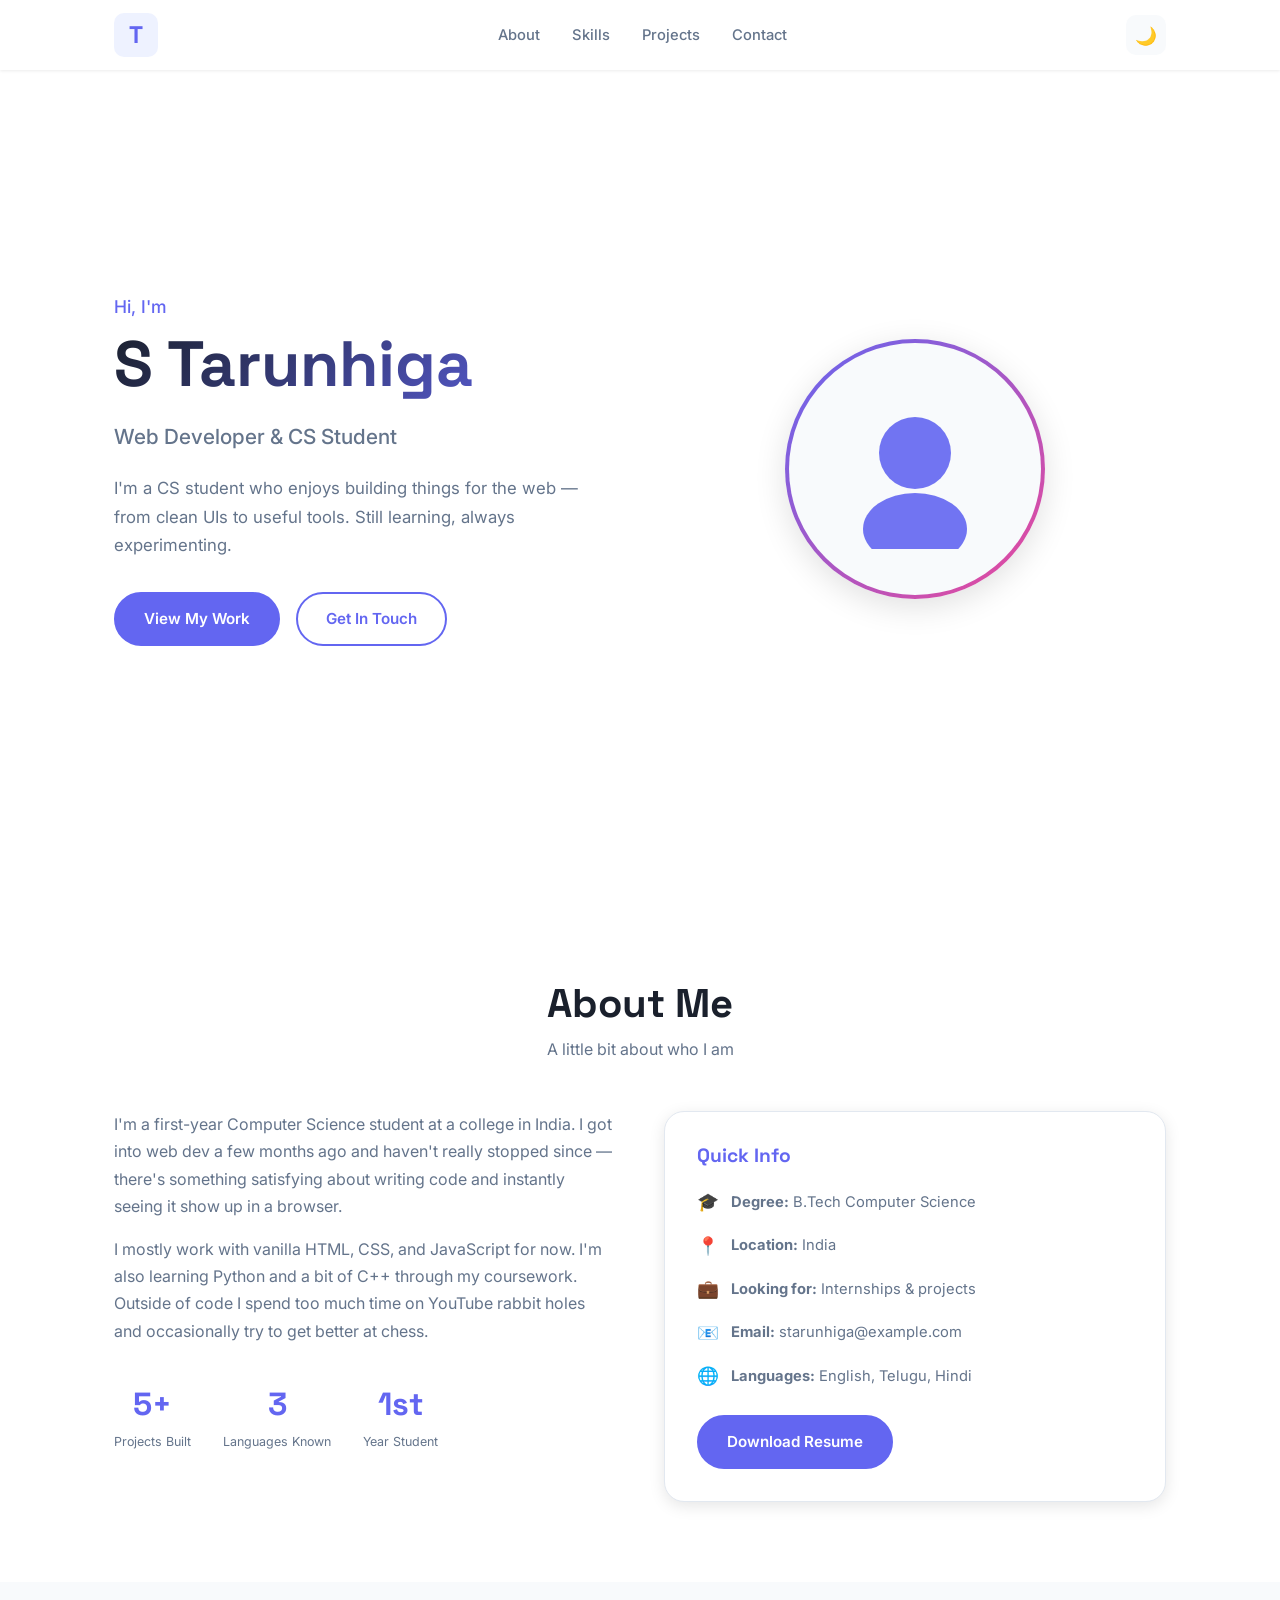
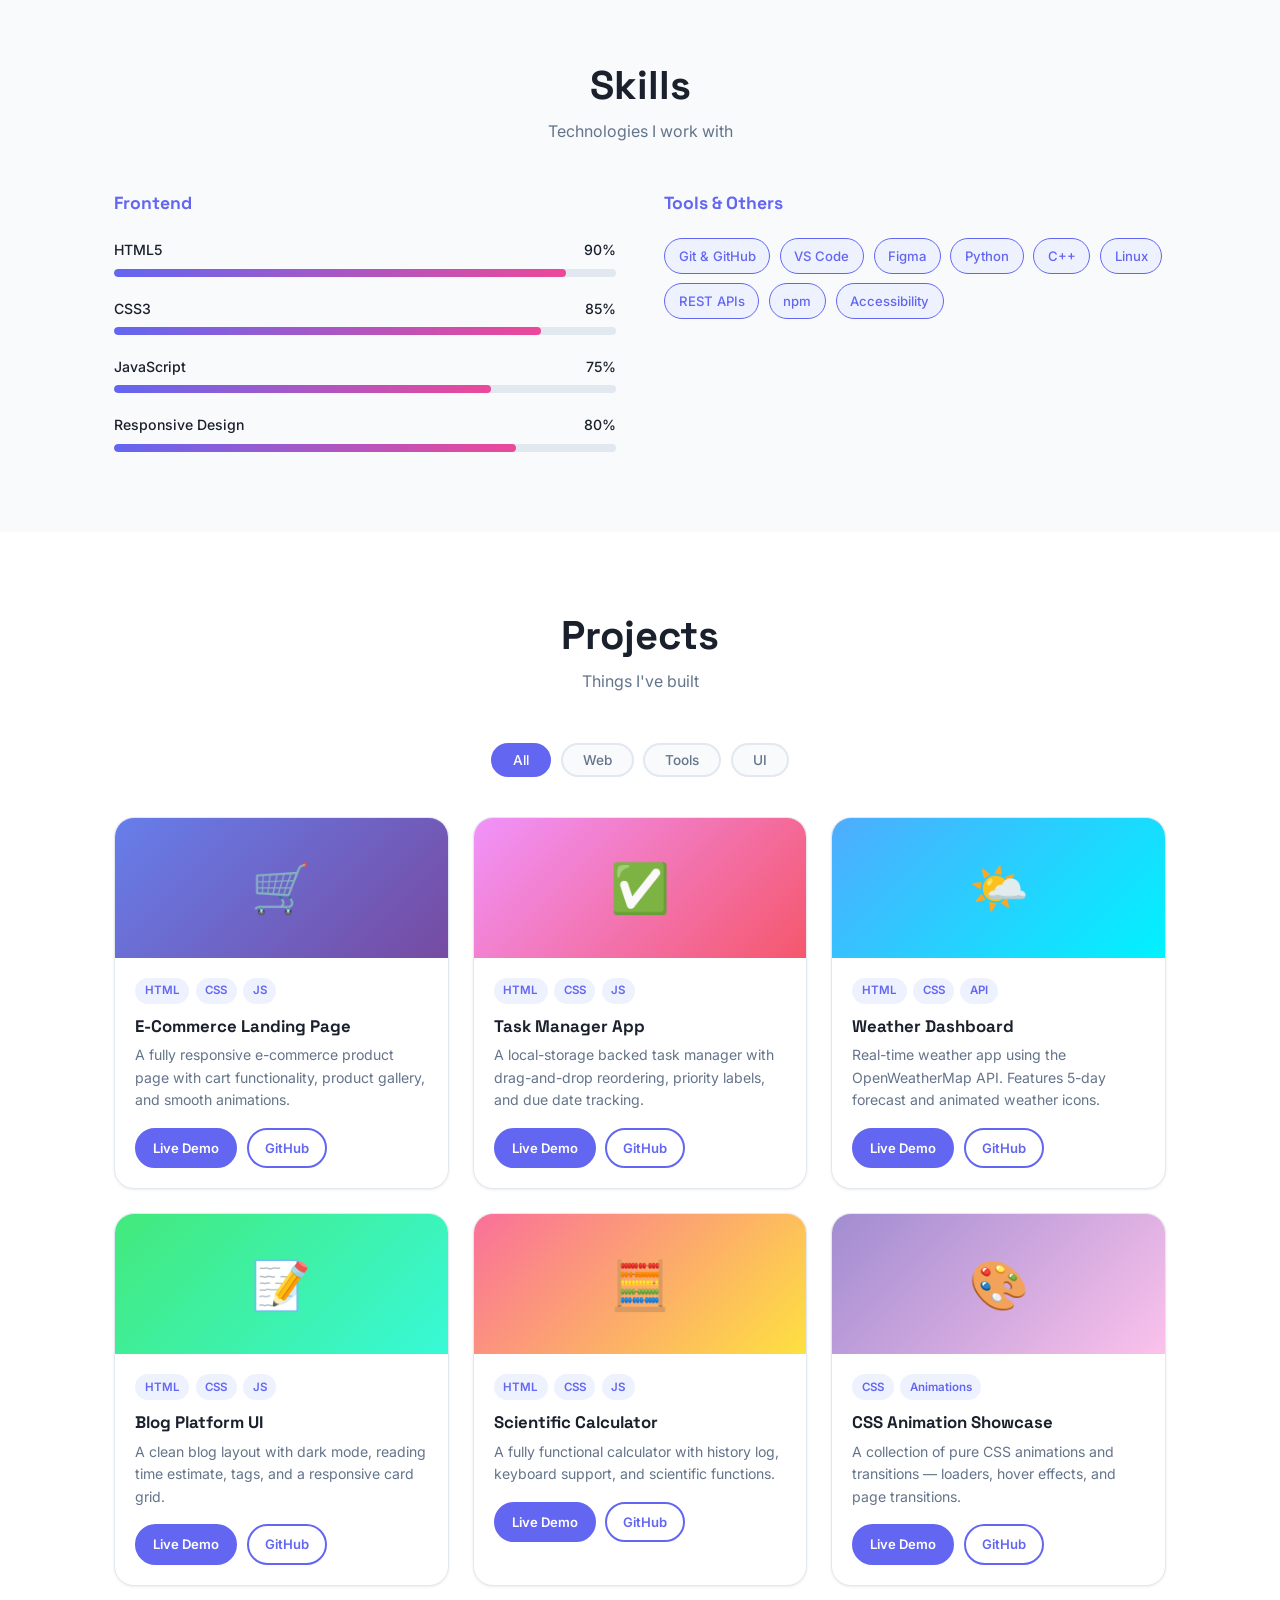
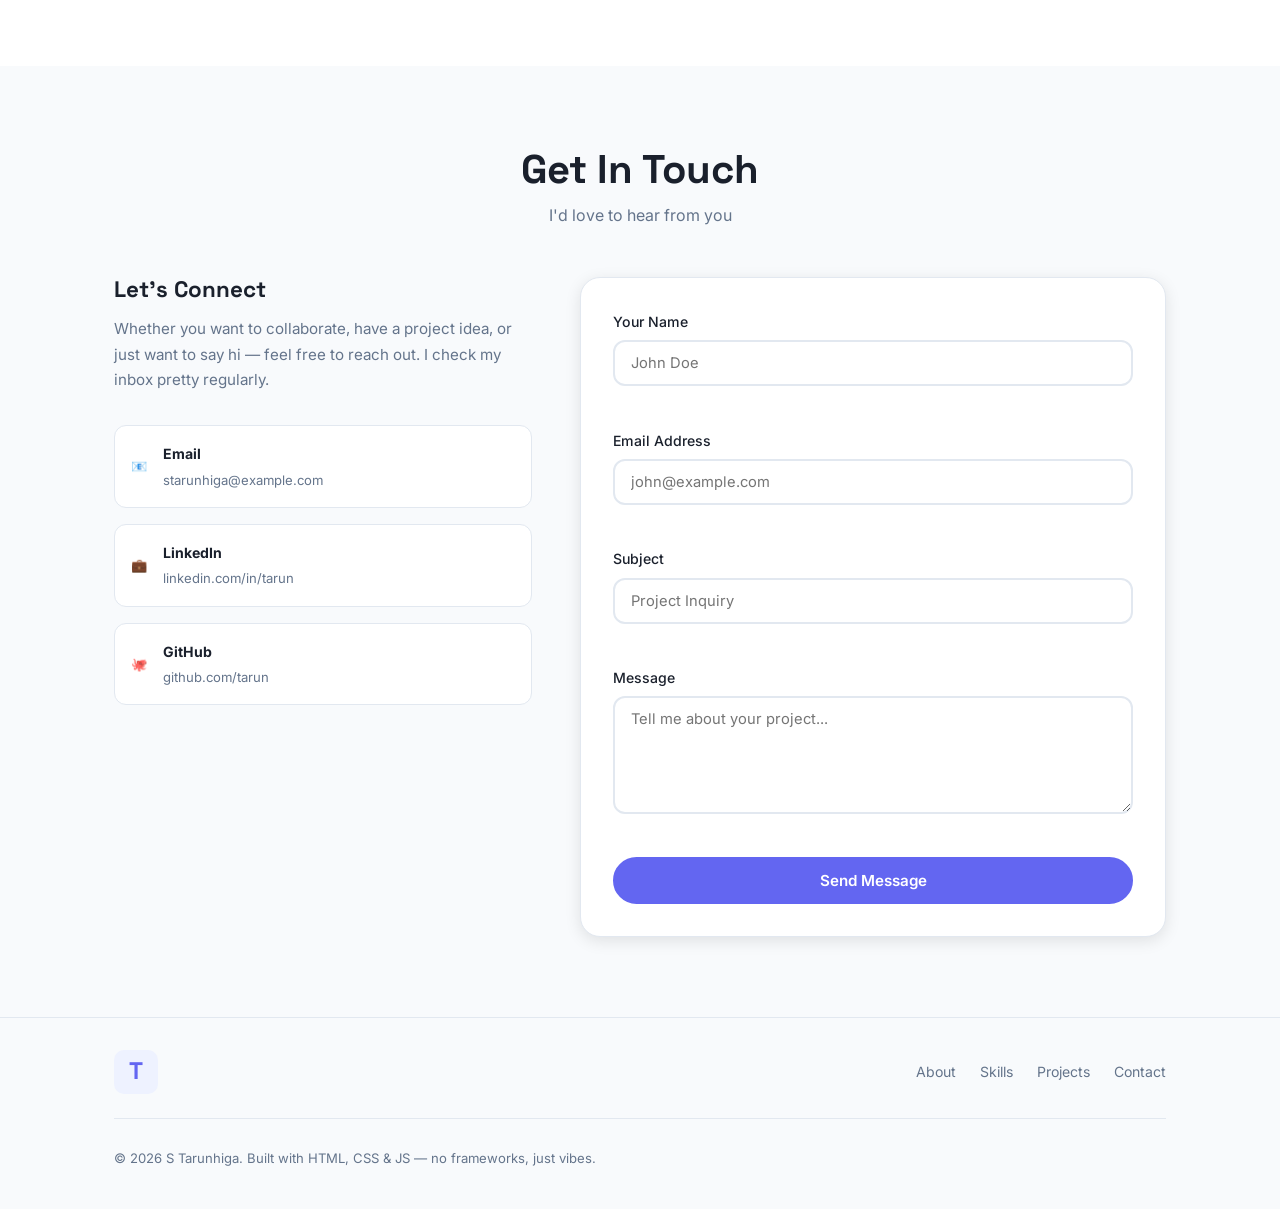
<file: index.html>
<!DOCTYPE html>
<html lang="en">
<head>
  <meta charset="UTF-8" />
  <meta name="viewport" content="width=device-width, initial-scale=1.0" />
  <title>S Tarunhiga | Portfolio</title>
  <link rel="stylesheet" href="style.css" />
  <link rel="preconnect" href="https://fonts.googleapis.com" />
  <link href="https://fonts.googleapis.com/css2?family=Inter:wght@300;400;500;600;700&family=Space+Grotesk:wght@400;500;600;700&display=swap" rel="stylesheet" />
</head>
<body>

  <!-- NAVBAR -->
  <nav class="navbar" id="navbar">
    <div class="nav-container">
      <a href="#home" class="nav-logo">T</a>
      <ul class="nav-links" id="nav-links">
        <li><a href="#about">About</a></li>
        <li><a href="#skills">Skills</a></li>
        <li><a href="#projects">Projects</a></li>
        <li><a href="#contact">Contact</a></li>
      </ul>
      <div class="nav-actions">
        <button class="theme-toggle" id="theme-toggle" aria-label="Toggle dark mode">
          <span class="theme-icon">🌙</span>
        </button>
        <button class="hamburger" id="hamburger" aria-label="Open menu">
          <span></span><span></span><span></span>
        </button>
      </div>
    </div>
  </nav>

  <!-- HERO -->
  <section class="hero" id="home">
    <div class="hero-content">
      <p class="hero-greeting">Hi, I'm</p>
      <h1 class="hero-name">S Tarunhiga</h1>
      <div class="hero-roles">
        <span>Web Developer &amp; CS Student</span>
      </div>
      <p class="hero-bio">
        I'm a CS student who enjoys building things for the web — from clean UIs to useful tools. Still learning, always experimenting.
      </p>
      <div class="hero-buttons">
        <a href="#projects" class="btn btn-primary">View My Work</a>
        <a href="#contact" class="btn btn-outline">Get In Touch</a>
      </div>
    </div>
    <div class="hero-visual">
      <div class="avatar-ring">
        <div class="avatar">
          <svg viewBox="0 0 200 200" xmlns="http://www.w3.org/2000/svg" width="160" height="160">
            <circle cx="100" cy="80" r="45" fill="var(--accent)" opacity="0.9"/>
            <ellipse cx="100" cy="175" rx="65" ry="45" fill="var(--accent)" opacity="0.9"/>
          </svg>
        </div>
      </div>
    </div>
  </section>

  <!-- ABOUT -->
  <section class="section" id="about">
    <div class="container">
      <h2 class="section-title">About Me</h2>
      <p class="section-subtitle">A little bit about who I am</p>
      <div class="about-grid">
        <div class="about-text">
          <p>
            I'm a first-year Computer Science student at a college in India. I got into web dev a few months ago
            and haven't really stopped since — there's something satisfying about writing code and instantly seeing
            it show up in a browser.
          </p>
          <p>
            I mostly work with vanilla HTML, CSS, and JavaScript for now. I'm also learning Python and a bit of C++
            through my coursework. Outside of code I spend too much time on YouTube rabbit holes and occasionally
            try to get better at chess.
          </p>
          <div class="about-facts">
            <div class="fact">
              <span class="fact-number">5+</span>
              <span class="fact-label">Projects Built</span>
            </div>
            <div class="fact">
              <span class="fact-number">3</span>
              <span class="fact-label">Languages Known</span>
            </div>
            <div class="fact">
              <span class="fact-number">1st</span>
              <span class="fact-label">Year Student</span>
            </div>
          </div>
        </div>
        <div class="about-card">
          <h3>Quick Info</h3>
          <ul class="info-list">
            <li><span class="info-icon">🎓</span><span><strong>Degree:</strong> B.Tech Computer Science</span></li>
            <li><span class="info-icon">📍</span><span><strong>Location:</strong> India</span></li>
            <li><span class="info-icon">💼</span><span><strong>Looking for:</strong> Internships &amp; projects</span></li>
            <li><span class="info-icon">📧</span><span><strong>Email:</strong> starunhiga@example.com</span></li>
            <li><span class="info-icon">🌐</span><span><strong>Languages:</strong> English, Telugu, Hindi</span></li>
          </ul>
          <a href="#" class="btn btn-primary" style="margin-top: 1.5rem; display:inline-block;">Download Resume</a>
        </div>
      </div>
    </div>
  </section>

  <!-- SKILLS -->
  <section class="section section-alt" id="skills">
    <div class="container">
      <h2 class="section-title">Skills</h2>
      <p class="section-subtitle">Technologies I work with</p>

      <div class="skills-categories">
        <div class="skill-category">
          <h3>Frontend</h3>
          <div class="skill-bars">
            <div class="skill-bar-item">
              <div class="skill-bar-label"><span>HTML5</span><span>90%</span></div>
              <div class="skill-bar-track"><div class="skill-bar-fill" style="width:90%"></div></div>
            </div>
            <div class="skill-bar-item">
              <div class="skill-bar-label"><span>CSS3</span><span>85%</span></div>
              <div class="skill-bar-track"><div class="skill-bar-fill" style="width:85%"></div></div>
            </div>
            <div class="skill-bar-item">
              <div class="skill-bar-label"><span>JavaScript</span><span>75%</span></div>
              <div class="skill-bar-track"><div class="skill-bar-fill" style="width:75%"></div></div>
            </div>
            <div class="skill-bar-item">
              <div class="skill-bar-label"><span>Responsive Design</span><span>80%</span></div>
              <div class="skill-bar-track"><div class="skill-bar-fill" style="width:80%"></div></div>
            </div>
          </div>
        </div>

        <div class="skill-category">
          <h3>Tools &amp; Others</h3>
          <div class="skill-tags">
            <span class="tag">Git &amp; GitHub</span>
            <span class="tag">VS Code</span>
            <span class="tag">Figma</span>
            <span class="tag">Python</span>
            <span class="tag">C++</span>
            <span class="tag">Linux</span>
            <span class="tag">REST APIs</span>
            <span class="tag">npm</span>
            <span class="tag">Accessibility</span>
          </div>
        </div>
      </div>
    </div>
  </section>

  <!-- PROJECTS -->
  <section class="section" id="projects">
    <div class="container">
      <h2 class="section-title">Projects</h2>
      <p class="section-subtitle">Things I've built</p>

      <div class="filter-bar">
        <button class="filter-btn active" data-filter="all">All</button>
        <button class="filter-btn" data-filter="web">Web</button>
        <button class="filter-btn" data-filter="tool">Tools</button>
        <button class="filter-btn" data-filter="ui">UI</button>
      </div>

      <div class="projects-grid" id="projects-grid">

        <div class="project-card" data-category="web">
          <div class="project-img" style="background: linear-gradient(135deg, #667eea, #764ba2);">
            <span>🛒</span>
          </div>
          <div class="project-body">
            <div class="project-tags">
              <span class="ptag">HTML</span><span class="ptag">CSS</span><span class="ptag">JS</span>
            </div>
            <h3>E-Commerce Landing Page</h3>
            <p>A fully responsive e-commerce product page with cart functionality, product gallery, and smooth animations.</p>
            <div class="project-links">
              <a href="projects/ecommerce.html" class="btn btn-sm btn-primary">Live Demo</a>
              <a href="#" class="btn btn-sm btn-outline">GitHub</a>
            </div>
          </div>
        </div>

        <div class="project-card" data-category="tool">
          <div class="project-img" style="background: linear-gradient(135deg, #f093fb, #f5576c);">
            <span>✅</span>
          </div>
          <div class="project-body">
            <div class="project-tags">
              <span class="ptag">HTML</span><span class="ptag">CSS</span><span class="ptag">JS</span>
            </div>
            <h3>Task Manager App</h3>
            <p>A local-storage backed task manager with drag-and-drop reordering, priority labels, and due date tracking.</p>
            <div class="project-links">
              <a href="projects/taskmanager.html" class="btn btn-sm btn-primary">Live Demo</a>
              <a href="#" class="btn btn-sm btn-outline">GitHub</a>
            </div>
          </div>
        </div>

        <div class="project-card" data-category="ui">
          <div class="project-img" style="background: linear-gradient(135deg, #4facfe, #00f2fe);">
            <span>🌤️</span>
          </div>
          <div class="project-body">
            <div class="project-tags">
              <span class="ptag">HTML</span><span class="ptag">CSS</span><span class="ptag">API</span>
            </div>
            <h3>Weather Dashboard</h3>
            <p>Real-time weather app using the OpenWeatherMap API. Features 5-day forecast and animated weather icons.</p>
            <div class="project-links">
              <a href="projects/weather.html" class="btn btn-sm btn-primary">Live Demo</a>
              <a href="#" class="btn btn-sm btn-outline">GitHub</a>
            </div>
          </div>
        </div>

        <div class="project-card" data-category="web">
          <div class="project-img" style="background: linear-gradient(135deg, #43e97b, #38f9d7);">
            <span>📝</span>
          </div>
          <div class="project-body">
            <div class="project-tags">
              <span class="ptag">HTML</span><span class="ptag">CSS</span><span class="ptag">JS</span>
            </div>
            <h3>Blog Platform UI</h3>
            <p>A clean blog layout with dark mode, reading time estimate, tags, and a responsive card grid.</p>
            <div class="project-links">
              <a href="projects/blog.html" class="btn btn-sm btn-primary">Live Demo</a>
              <a href="#" class="btn btn-sm btn-outline">GitHub</a>
            </div>
          </div>
        </div>

        <div class="project-card" data-category="tool">
          <div class="project-img" style="background: linear-gradient(135deg, #fa709a, #fee140);">
            <span>🧮</span>
          </div>
          <div class="project-body">
            <div class="project-tags">
              <span class="ptag">HTML</span><span class="ptag">CSS</span><span class="ptag">JS</span>
            </div>
            <h3>Scientific Calculator</h3>
            <p>A fully functional calculator with history log, keyboard support, and scientific functions.</p>
            <div class="project-links">
              <a href="projects/calculator.html" class="btn btn-sm btn-primary">Live Demo</a>
              <a href="#" class="btn btn-sm btn-outline">GitHub</a>
            </div>
          </div>
        </div>

        <div class="project-card" data-category="ui">
          <div class="project-img" style="background: linear-gradient(135deg, #a18cd1, #fbc2eb);">
            <span>🎨</span>
          </div>
          <div class="project-body">
            <div class="project-tags">
              <span class="ptag">CSS</span><span class="ptag">Animations</span>
            </div>
            <h3>CSS Animation Showcase</h3>
            <p>A collection of pure CSS animations and transitions — loaders, hover effects, and page transitions.</p>
            <div class="project-links">
              <a href="projects/cssshowcase.html" class="btn btn-sm btn-primary">Live Demo</a>
              <a href="#" class="btn btn-sm btn-outline">GitHub</a>
            </div>
          </div>
        </div>

      </div>
    </div>
  </section>

  <!-- CONTACT -->
  <section class="section section-alt" id="contact">
    <div class="container">
      <h2 class="section-title">Get In Touch</h2>
      <p class="section-subtitle">I'd love to hear from you</p>

      <div class="contact-grid">
        <div class="contact-info">
          <h3>Let's Connect</h3>
          <p>Whether you want to collaborate, have a project idea, or just want to say hi — feel free to reach out. I check my inbox pretty regularly.</p>
          <div class="contact-items">
            <a href="mailto:starunhiga@example.com" class="contact-item">
              <span class="ci-icon">📧</span>
              <div>
                <strong>Email</strong>
                <span>starunhiga@example.com</span>
              </div>
            </a>
            <a href="#" class="contact-item">
              <span class="ci-icon">💼</span>
              <div>
                <strong>LinkedIn</strong>
                <span>linkedin.com/in/tarun</span>
              </div>
            </a>
            <a href="#" class="contact-item">
              <span class="ci-icon">🐙</span>
              <div>
                <strong>GitHub</strong>
                <span>github.com/tarun</span>
              </div>
            </a>
          </div>
        </div>

        <form class="contact-form" id="contact-form" novalidate>
          <div class="form-group">
            <label for="name">Your Name</label>
            <input type="text" id="name" name="name" placeholder="John Doe" required />
            <span class="field-error" id="name-error"></span>
          </div>
          <div class="form-group">
            <label for="email">Email Address</label>
            <input type="email" id="email" name="email" placeholder="john@example.com" required />
            <span class="field-error" id="email-error"></span>
          </div>
          <div class="form-group">
            <label for="subject">Subject</label>
            <input type="text" id="subject" name="subject" placeholder="Project Inquiry" required />
            <span class="field-error" id="subject-error"></span>
          </div>
          <div class="form-group">
            <label for="message">Message</label>
            <textarea id="message" name="message" rows="5" placeholder="Tell me about your project..." required></textarea>
            <span class="field-error" id="message-error"></span>
          </div>
          <button type="submit" class="btn btn-primary btn-full">Send Message</button>
          <div class="form-success" id="form-success">
            ✅ Message sent! I'll get back to you soon.
          </div>
        </form>
      </div>
    </div>
  </section>

  <!-- FOOTER -->
  <footer class="footer">
    <div class="container">
      <div class="footer-top">
        <a href="#home" class="nav-logo">T</a>
        <ul class="footer-links">
          <li><a href="#about">About</a></li>
          <li><a href="#skills">Skills</a></li>
          <li><a href="#projects">Projects</a></li>
          <li><a href="#contact">Contact</a></li>
        </ul>
      </div>
      <div class="footer-bottom">
        <p>© 2026 S Tarunhiga. Built with HTML, CSS &amp; JS — no frameworks, just vibes.</p>
        <button class="back-to-top" id="back-to-top" aria-label="Back to top">↑</button>
      </div>
    </div>
  </footer>

  <script src="script.js"></script>
</body>
</html>
</file>
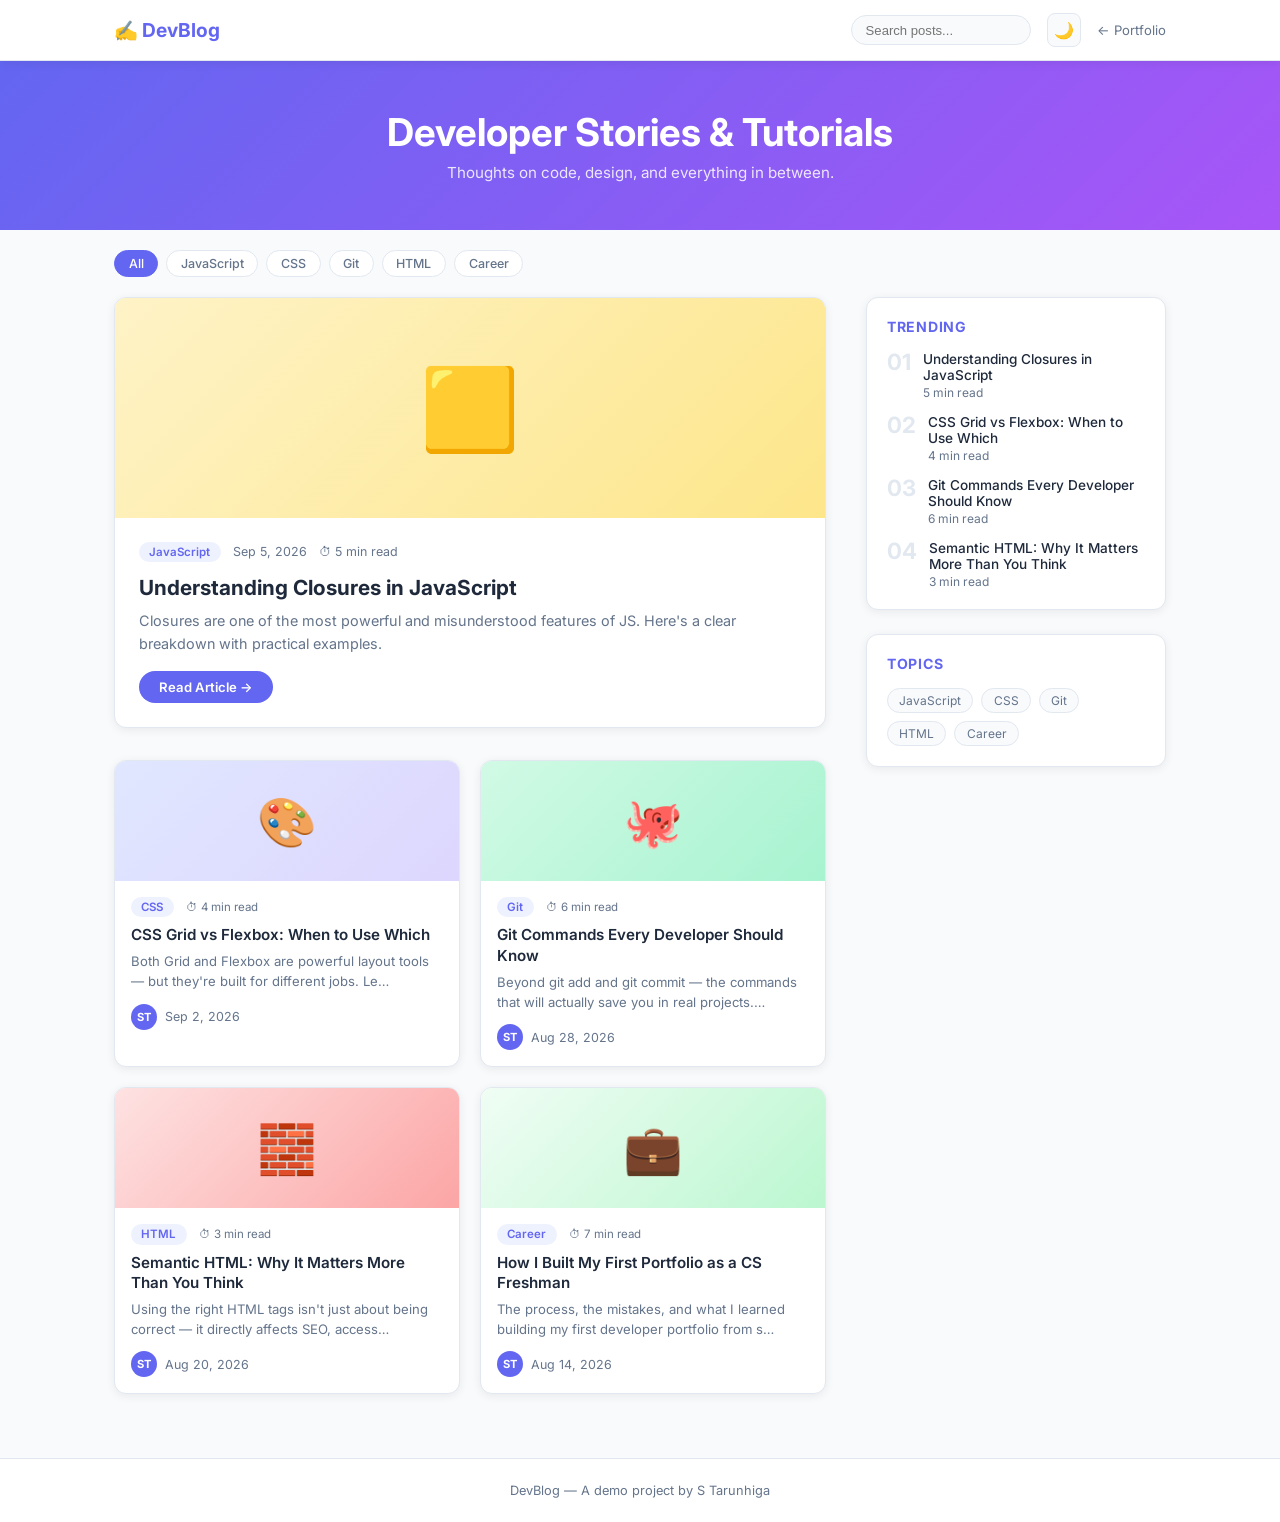
<file: projects/blog.html>
<!DOCTYPE html>
<html lang="en">
<head>
  <meta charset="UTF-8" />
  <meta name="viewport" content="width=device-width, initial-scale=1.0" />
  <title>DevBlog — Blog Platform</title>
  <link rel="preconnect" href="https://fonts.googleapis.com" />
  <link href="https://fonts.googleapis.com/css2?family=Inter:wght@300;400;500;600;700&family=Merriweather:wght@400;700&display=swap" rel="stylesheet" />
  <style>
    :root {
      --bg: #f8fafc;
      --surface: #ffffff;
      --border: #e2e8f0;
      --text: #1e293b;
      --text-muted: #64748b;
      --accent: #6366f1;
      --radius: 12px;
      --shadow: 0 2px 10px rgba(0,0,0,0.07);
    }
    [data-theme="dark"] {
      --bg: #0f172a; --surface: #1e293b; --border: #334155;
      --text: #f1f5f9; --text-muted: #94a3b8;
    }
    * { margin:0; padding:0; box-sizing:border-box; }
    body { font-family:'Inter',sans-serif; background:var(--bg); color:var(--text); }
    a { text-decoration:none; color:inherit; }
    button { cursor:pointer; border:none; font-family:inherit; }

    /* NAV */
    nav {
      background:var(--surface); border-bottom:1px solid var(--border);
      position:sticky; top:0; z-index:100; box-shadow:var(--shadow);
    }
    .nav-inner {
      max-width:1100px; margin:0 auto; padding:0 1.5rem;
      height:60px; display:flex; align-items:center; justify-content:space-between;
    }
    .nav-logo { font-size:1.2rem; font-weight:700; color:var(--accent); }
    .nav-right { display:flex; align-items:center; gap:1rem; }
    .back-link { font-size:0.82rem; color:var(--text-muted); }
    .back-link:hover { color:var(--accent); }
    .theme-btn {
      width:34px; height:34px; border-radius:8px;
      background:var(--bg); border:1px solid var(--border);
      font-size:1rem; display:grid; place-items:center;
    }
    .nav-search {
      padding:0.4rem 0.85rem; border:1px solid var(--border);
      border-radius:50px; font-size:0.82rem; outline:none;
      background:var(--bg); color:var(--text); width:180px;
    }
    .nav-search:focus { border-color:var(--accent); }

    /* HERO */
    .blog-hero {
      background:linear-gradient(135deg,#6366f1,#a855f7);
      color:#fff; padding:3rem 1.5rem; text-align:center;
    }
    .blog-hero h1 { font-size:clamp(1.6rem,3vw,2.5rem); margin-bottom:0.5rem; }
    .blog-hero p { opacity:0.85; font-size:0.95rem; }

    /* TAGS */
    .tag-strip {
      max-width:1100px; margin:0 auto;
      padding:1.25rem 1.5rem; display:flex; gap:0.5rem; flex-wrap:wrap;
    }
    .tag-chip {
      padding:0.3rem 0.85rem; border-radius:50px;
      font-size:0.78rem; font-weight:500;
      border:1px solid var(--border); background:var(--surface);
      color:var(--text-muted);
    }
    .tag-chip.active, .tag-chip:hover {
      background:var(--accent); color:#fff; border-color:var(--accent);
    }

    /* LAYOUT */
    .page-layout {
      max-width:1100px; margin:0 auto; padding:0 1.5rem 4rem;
      display:grid; grid-template-columns:1fr 300px; gap:2.5rem;
    }

    /* FEATURED */
    .featured-post {
      background:var(--surface); border:1px solid var(--border);
      border-radius:var(--radius); overflow:hidden;
      box-shadow:var(--shadow); margin-bottom:2rem;
      cursor:pointer;
    }
    .featured-img {
      height:220px; display:grid; place-items:center;
      font-size:5rem;
    }
    .featured-body { padding:1.5rem; }
    .featured-meta { display:flex; gap:0.75rem; align-items:center; margin-bottom:0.75rem; flex-wrap:wrap; }
    .post-tag {
      background:#eef2ff; color:var(--accent);
      padding:0.2rem 0.65rem; border-radius:50px;
      font-size:0.72rem; font-weight:600;
    }
    .post-date { font-size:0.78rem; color:var(--text-muted); }
    .read-time { font-size:0.78rem; color:var(--text-muted); }
    .featured-body h2 { font-size:1.3rem; margin-bottom:0.5rem; line-height:1.3; }
    .featured-body p { color:var(--text-muted); font-size:0.9rem; line-height:1.6; }
    .read-more {
      display:inline-block; margin-top:1rem;
      background:var(--accent); color:#fff;
      padding:0.5rem 1.25rem; border-radius:50px;
      font-size:0.82rem; font-weight:600;
    }

    /* GRID */
    .posts-grid { display:grid; grid-template-columns:1fr 1fr; gap:1.25rem; }
    .post-card {
      background:var(--surface); border:1px solid var(--border);
      border-radius:var(--radius); overflow:hidden;
      box-shadow:var(--shadow); cursor:pointer;
    }
    .post-card:hover { box-shadow:0 6px 20px rgba(0,0,0,0.1); }
    .post-card-img { height:120px; display:grid; place-items:center; font-size:3rem; }
    .post-card-body { padding:1rem; }
    .post-card-body h3 { font-size:0.95rem; font-weight:600; margin-bottom:0.4rem; line-height:1.35; }
    .post-card-body p { font-size:0.82rem; color:var(--text-muted); line-height:1.5; margin-bottom:0.75rem; }
    .post-footer { display:flex; align-items:center; justify-content:space-between; }
    .author-row { display:flex; align-items:center; gap:0.5rem; }
    .author-avatar {
      width:26px; height:26px; border-radius:50%;
      background:var(--accent); color:#fff;
      display:grid; place-items:center; font-size:0.7rem; font-weight:700;
    }
    .author-name { font-size:0.78rem; color:var(--text-muted); }

    /* SIDEBAR */
    .sidebar { display:flex; flex-direction:column; gap:1.5rem; }
    .sidebar-card {
      background:var(--surface); border:1px solid var(--border);
      border-radius:var(--radius); padding:1.25rem;
      box-shadow:var(--shadow);
    }
    .sidebar-title { font-size:0.88rem; font-weight:700; margin-bottom:1rem; color:var(--accent); text-transform:uppercase; letter-spacing:0.05em; }
    .trending-list { display:flex; flex-direction:column; gap:0.85rem; }
    .trending-item { display:flex; gap:0.75rem; align-items:flex-start; cursor:pointer; }
    .trending-num { font-size:1.4rem; font-weight:700; color:var(--border); line-height:1; flex-shrink:0; }
    .trending-title { font-size:0.85rem; font-weight:500; }
    .trending-meta { font-size:0.75rem; color:var(--text-muted); margin-top:0.15rem; }
    .tag-cloud { display:flex; flex-wrap:wrap; gap:0.5rem; }
    .tag-pill {
      padding:0.25rem 0.7rem; border-radius:50px;
      font-size:0.75rem; border:1px solid var(--border);
      color:var(--text-muted); background:var(--bg);
    }
    .tag-pill:hover { background:var(--accent); color:#fff; border-color:var(--accent); cursor:pointer; }

    /* POST READER MODAL */
    .modal-overlay {
      display:none; position:fixed; inset:0;
      background:rgba(0,0,0,0.6); z-index:200;
      padding:2rem 1rem; overflow-y:auto;
    }
    .modal-overlay.open { display:flex; justify-content:center; align-items:flex-start; }
    .modal-content {
      background:var(--surface); border-radius:var(--radius);
      max-width:680px; width:100%; padding:2rem; position:relative;
    }
    .modal-close {
      position:absolute; top:1rem; right:1rem;
      width:32px; height:32px; border-radius:50%;
      background:var(--bg); border:1px solid var(--border);
      font-size:1rem; display:grid; place-items:center; color:var(--text-muted);
    }
    .modal-tag { display:inline-block; margin-bottom:0.75rem; }
    .modal-title { font-family:'Merriweather',serif; font-size:1.5rem; line-height:1.35; margin-bottom:0.75rem; }
    .modal-meta { font-size:0.82rem; color:var(--text-muted); margin-bottom:1.5rem; }
    .modal-body { font-size:0.95rem; line-height:1.8; color:var(--text-muted); }
    .modal-body p { margin-bottom:1rem; }
    .modal-body h3 { color:var(--text); margin:1.5rem 0 0.5rem; font-size:1.05rem; }
    .modal-body code {
      background:var(--bg); padding:0.15rem 0.4rem;
      border-radius:4px; font-size:0.88rem; color:var(--accent);
    }

    footer { text-align:center; padding:1.5rem; font-size:0.8rem; color:var(--text-muted); background:var(--surface); border-top:1px solid var(--border); }

    @media(max-width:900px){ .page-layout { grid-template-columns:1fr; } .sidebar { display:none; } }
    @media(max-width:600px){ .posts-grid { grid-template-columns:1fr; } }
  </style>
</head>
<body>

<nav>
  <div class="nav-inner">
    <div class="nav-logo">✍️ DevBlog</div>
    <div class="nav-right">
      <input type="text" class="nav-search" id="nav-search" placeholder="Search posts..." />
      <button class="theme-btn" id="theme-btn">🌙</button>
      <a href="../index.html" class="back-link">← Portfolio</a>
    </div>
  </div>
</nav>

<div class="blog-hero">
  <h1>Developer Stories &amp; Tutorials</h1>
  <p>Thoughts on code, design, and everything in between.</p>
</div>

<div class="tag-strip" id="tag-strip"></div>

<div class="page-layout">
  <div>
    <div id="featured-area"></div>
    <div class="posts-grid" id="posts-grid"></div>
  </div>
  <aside class="sidebar">
    <div class="sidebar-card">
      <div class="sidebar-title">Trending</div>
      <div class="trending-list" id="trending-list"></div>
    </div>
    <div class="sidebar-card">
      <div class="sidebar-title">Topics</div>
      <div class="tag-cloud" id="tag-cloud"></div>
    </div>
  </aside>
</div>

<footer>DevBlog — A demo project by S Tarunhiga</footer>

<!-- Post Reader Modal -->
<div class="modal-overlay" id="modal-overlay">
  <div class="modal-content">
    <button class="modal-close" id="modal-close">✕</button>
    <div id="modal-body-content"></div>
  </div>
</div>

<script>
  const posts = [
    {
      id:1, tag:'JavaScript', emoji:'🟨', gradient:'linear-gradient(135deg,#fef3c7,#fde68a)',
      title:'Understanding Closures in JavaScript',
      excerpt:'Closures are one of the most powerful and misunderstood features of JS. Here\'s a clear breakdown with practical examples.',
      date:'Sep 5, 2026', readTime:'5 min read', author:'ST', featured:true,
      content:`<h3>What is a Closure?</h3><p>A closure is a function that "remembers" the environment in which it was created — specifically the variables from the outer scope, even after that outer function has returned.</p><h3>A Simple Example</h3><p>Consider this: <code>function counter() { let count = 0; return () => ++count; }</code>. The returned arrow function still has access to <code>count</code> even after <code>counter()</code> finishes.</p><h3>Why Does This Matter?</h3><p>Closures are used everywhere — in event handlers, callbacks, module patterns, and React hooks. Understanding them deeply will make you a significantly better JS developer.</p><h3>Common Pitfalls</h3><p>The classic loop-with-closures bug: using <code>var</code> in a for loop creates a single shared binding. Switching to <code>let</code> or using an IIFE fixes it by creating a new scope per iteration.</p>`
    },
    {
      id:2, tag:'CSS', emoji:'🎨', gradient:'linear-gradient(135deg,#e0e7ff,#ddd6fe)',
      title:'CSS Grid vs Flexbox: When to Use Which',
      excerpt:'Both Grid and Flexbox are powerful layout tools — but they\'re built for different jobs. Let\'s break it down.',
      date:'Sep 2, 2026', readTime:'4 min read', author:'ST',
      content:`<h3>The Core Difference</h3><p>Flexbox is one-dimensional — it lays items out in a row or a column. Grid is two-dimensional — it handles rows and columns simultaneously.</p><h3>When to Use Flexbox</h3><p>Use Flexbox for UI components and small-scale layouts: navbars, button groups, card footers, and centering a single item. It excels when you want items to naturally adjust to their content size.</p><h3>When to Use Grid</h3><p>Use Grid for page-level layouts — the overall structure of a page, magazine-style card grids, and any layout where you need precise control over both axes.</p><h3>Can You Use Both?</h3><p>Absolutely. It's very common to use Grid for the outer page layout and Flexbox inside individual components. They complement each other perfectly.</p>`
    },
    {
      id:3, tag:'Git', emoji:'🐙', gradient:'linear-gradient(135deg,#d1fae5,#a7f3d0)',
      title:'Git Commands Every Developer Should Know',
      excerpt:'Beyond git add and git commit — the commands that will actually save you in real projects.',
      date:'Aug 28, 2026', readTime:'6 min read', author:'ST',
      content:`<h3>Beyond the Basics</h3><p>Most beginners know <code>git add</code>, <code>git commit</code>, and <code>git push</code>. But real-world development demands more.</p><h3>git stash</h3><p>Temporarily shelve changes so you can switch branches without committing half-done work. Use <code>git stash pop</code> to get them back.</p><h3>git log --oneline</h3><p>Get a clean, compact view of your commit history. Add <code>--graph</code> to visualize branches.</p><h3>git diff</h3><p>See exactly what changed before you commit. Use <code>git diff --staged</code> to review what's already staged.</p><h3>git reset vs git revert</h3><p><code>git reset</code> rewrites history — dangerous on shared branches. <code>git revert</code> creates a new commit that undoes a previous one — much safer for collaborative work.</p>`
    },
    {
      id:4, tag:'HTML', emoji:'🧱', gradient:'linear-gradient(135deg,#fee2e2,#fca5a5)',
      title:'Semantic HTML: Why It Matters More Than You Think',
      excerpt:'Using the right HTML tags isn\'t just about being correct — it directly affects SEO, accessibility, and maintainability.',
      date:'Aug 20, 2026', readTime:'3 min read', author:'ST',
      content:`<h3>What is Semantic HTML?</h3><p>Semantic HTML means using elements that describe their meaning — <code>&lt;article&gt;</code>, <code>&lt;nav&gt;</code>, <code>&lt;header&gt;</code>, <code>&lt;main&gt;</code> — rather than wrapping everything in generic <code>&lt;div&gt;</code> tags.</p><h3>Why It Matters for Accessibility</h3><p>Screen readers use HTML semantics to navigate pages. A <code>&lt;button&gt;</code> is inherently focusable and keyboard-accessible; a <code>&lt;div onclick&gt;</code> is not. This directly affects users with disabilities.</p><h3>SEO Benefits</h3><p>Search engine crawlers understand semantic structure. Content inside an <code>&lt;article&gt;</code> or <code>&lt;h1&gt;</code> is weighted more heavily than the same text inside a generic div.</p>`
    },
    {
      id:5, tag:'Career', emoji:'💼', gradient:'linear-gradient(135deg,#f0fdf4,#bbf7d0)',
      title:'How I Built My First Portfolio as a CS Freshman',
      excerpt:'The process, the mistakes, and what I learned building my first developer portfolio from scratch.',
      date:'Aug 14, 2026', readTime:'7 min read', author:'ST',
      content:`<h3>Why I Built It</h3><p>In my first semester of CS, I realised that having something to show — even as a beginner — was more valuable than a perfect resume. A portfolio is proof of work, not just claims about it.</p><h3>What I Used</h3><p>I deliberately avoided frameworks. Pure HTML, CSS, and Vanilla JS. The goal was to understand the fundamentals deeply before adding abstractions.</p><h3>The Mistakes I Made</h3><p>I spent too long making it "perfect" before shipping it. I rewrote the layout three times. I added dark mode before I had actual content. Ship first, polish later.</p><h3>What Actually Matters</h3><p>Recruiters spend 30 seconds on a portfolio. Make your name, your stack, and your projects instantly clear. Everything else is secondary.</p>`
    },
  ];

  const allTags = [...new Set(posts.map(p => p.tag))];
  let activeTag = 'all';
  let searchQuery = '';

  function getFiltered() {
    return posts.filter(p => {
      const tagMatch = activeTag === 'all' || p.tag === activeTag;
      const searchMatch = !searchQuery || p.title.toLowerCase().includes(searchQuery.toLowerCase()) || p.excerpt.toLowerCase().includes(searchQuery.toLowerCase());
      return tagMatch && searchMatch;
    });
  }

  function render() {
    const filtered = getFiltered();
    const featured = filtered.find(p => p.featured) || filtered[0];
    const rest = filtered.filter(p => p !== featured);

    // Featured
    const featuredArea = document.getElementById('featured-area');
    if (featured) {
      featuredArea.innerHTML = `
        <div class="featured-post" onclick="openPost(${featured.id})">
          <div class="featured-img" style="background:${featured.gradient}">${featured.emoji}</div>
          <div class="featured-body">
            <div class="featured-meta">
              <span class="post-tag">${featured.tag}</span>
              <span class="post-date">${featured.date}</span>
              <span class="read-time">⏱ ${featured.readTime}</span>
            </div>
            <h2>${featured.title}</h2>
            <p>${featured.excerpt}</p>
            <span class="read-more">Read Article →</span>
          </div>
        </div>
      `;
    } else { featuredArea.innerHTML = ''; }

    // Grid
    document.getElementById('posts-grid').innerHTML = rest.map(p => `
      <div class="post-card" onclick="openPost(${p.id})">
        <div class="post-card-img" style="background:${p.gradient}">${p.emoji}</div>
        <div class="post-card-body">
          <div class="featured-meta" style="margin-bottom:0.5rem">
            <span class="post-tag">${p.tag}</span>
            <span class="read-time" style="font-size:0.72rem;color:var(--text-muted)">⏱ ${p.readTime}</span>
          </div>
          <h3>${p.title}</h3>
          <p>${p.excerpt.substring(0,90)}…</p>
          <div class="post-footer">
            <div class="author-row">
              <div class="author-avatar">${p.author}</div>
              <span class="author-name">${p.date}</span>
            </div>
          </div>
        </div>
      </div>
    `).join('') || '<p style="color:var(--text-muted);padding:1rem">No posts found.</p>';
  }

  function renderSidebar() {
    // Trending
    document.getElementById('trending-list').innerHTML = posts.slice(0,4).map((p,i) => `
      <div class="trending-item" onclick="openPost(${p.id})">
        <span class="trending-num">0${i+1}</span>
        <div><div class="trending-title">${p.title}</div><div class="trending-meta">${p.readTime}</div></div>
      </div>
    `).join('');

    // Tags
    document.getElementById('tag-cloud').innerHTML = allTags.map(t => `
      <span class="tag-pill" onclick="setTag('${t}')">${t}</span>
    `).join('');
  }

  function renderTagStrip() {
    document.getElementById('tag-strip').innerHTML =
      ['all', ...allTags].map(t => `
        <button class="tag-chip ${t === activeTag ? 'active' : ''}" onclick="setTag('${t}')">${t === 'all' ? 'All' : t}</button>
      `).join('');
  }

  function setTag(tag) { activeTag = tag; renderTagStrip(); render(); }

  function openPost(id) {
    const p = posts.find(x => x.id === id);
    if (!p) return;
    document.getElementById('modal-body-content').innerHTML = `
      <span class="post-tag modal-tag">${p.tag}</span>
      <h2 class="modal-title">${p.title}</h2>
      <div class="modal-meta">${p.date} &nbsp;·&nbsp; ⏱ ${p.readTime}</div>
      <div class="modal-body">${p.content}</div>
    `;
    document.getElementById('modal-overlay').classList.add('open');
  }

  document.getElementById('modal-close').addEventListener('click', () => document.getElementById('modal-overlay').classList.remove('open'));
  document.getElementById('modal-overlay').addEventListener('click', e => { if (e.target === document.getElementById('modal-overlay')) document.getElementById('modal-overlay').classList.remove('open'); });

  document.getElementById('nav-search').addEventListener('input', e => { searchQuery = e.target.value; render(); });

  // Dark mode
  const themeBtn = document.getElementById('theme-btn');
  themeBtn.addEventListener('click', () => {
    const isDark = document.documentElement.getAttribute('data-theme') === 'dark';
    document.documentElement.setAttribute('data-theme', isDark ? 'light' : 'dark');
    themeBtn.textContent = isDark ? '🌙' : '☀️';
  });

  renderTagStrip();
  renderSidebar();
  render();
</script>
</body>
</html>
</file>
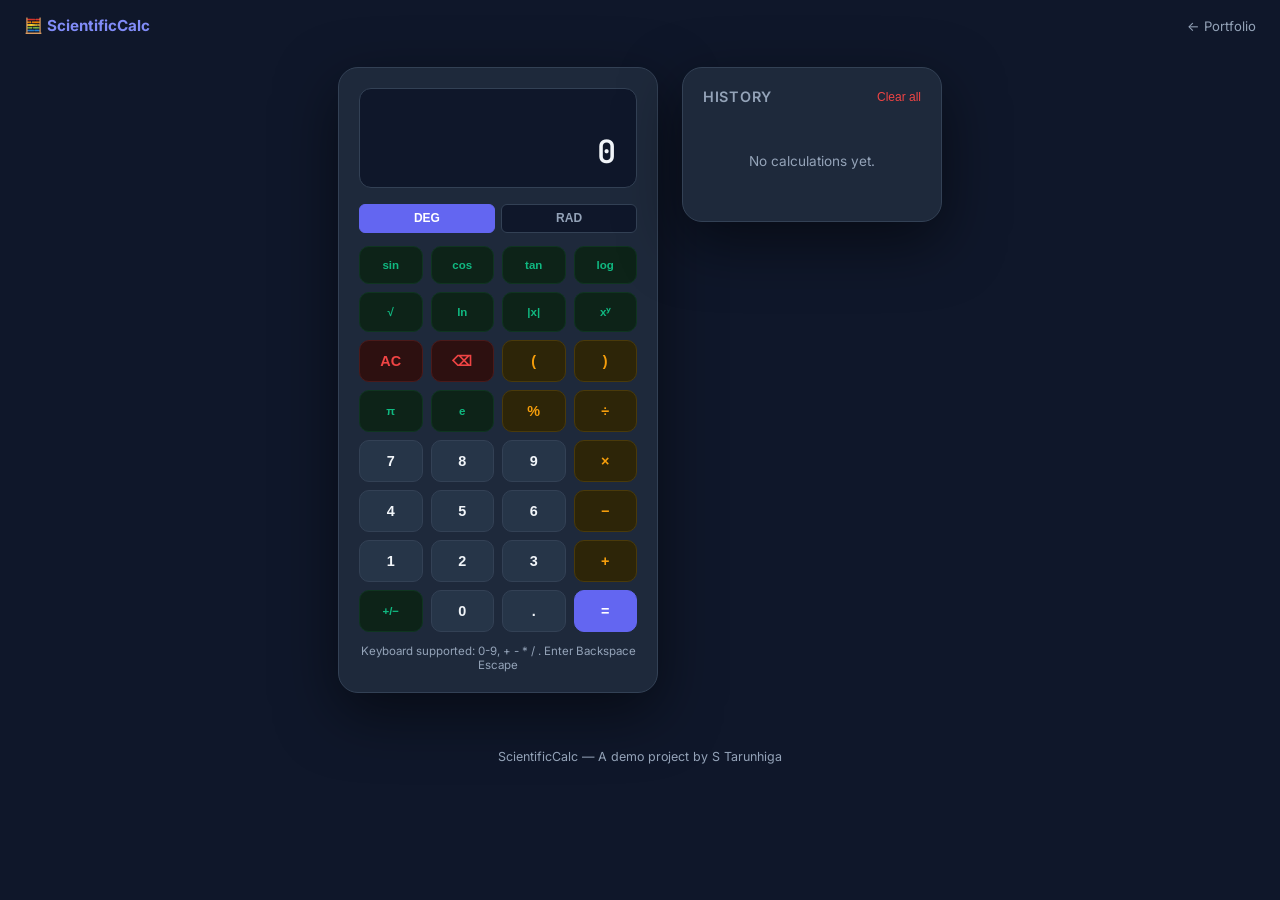
<file: projects/calculator.html>
<!DOCTYPE html>
<html lang="en">
<head>
  <meta charset="UTF-8" />
  <meta name="viewport" content="width=device-width, initial-scale=1.0" />
  <title>ScientificCalc</title>
  <link rel="preconnect" href="https://fonts.googleapis.com" />
  <link href="https://fonts.googleapis.com/css2?family=Inter:wght@400;500;600;700&family=JetBrains+Mono:wght@400;600&display=swap" rel="stylesheet" />
  <style>
    :root {
      --bg: #0f172a;
      --surface: #1e293b;
      --surface2: #263548;
      --border: #334155;
      --text: #f1f5f9;
      --text-muted: #94a3b8;
      --accent: #6366f1;
      --accent2: #818cf8;
      --operator: #f59e0b;
      --special: #10b981;
      --danger: #ef4444;
      --equals: #6366f1;
      --radius: 10px;
    }
    * { margin:0; padding:0; box-sizing:border-box; }
    body {
      font-family:'Inter',sans-serif;
      background:var(--bg); color:var(--text);
      min-height:100vh; display:flex; flex-direction:column; align-items:center;
    }

    /* TOP BAR */
    .topbar {
      width:100%; display:flex; justify-content:space-between; align-items:center;
      padding:1rem 1.5rem;
    }
    .topbar-logo { font-size:0.95rem; font-weight:700; color:var(--accent2); }
    .back-link { font-size:0.82rem; color:var(--text-muted); text-decoration:none; }
    .back-link:hover { color:var(--accent2); }

    /* OUTER WRAP */
    .calc-wrap {
      display:grid; grid-template-columns:320px 260px;
      gap:1.5rem; padding:1rem 1.5rem 2rem;
      align-items:start;
    }

    /* CALCULATOR */
    .calculator {
      background:var(--surface); border-radius:20px;
      padding:1.25rem; box-shadow:0 20px 60px rgba(0,0,0,0.5);
      border:1px solid var(--border);
    }

    /* DISPLAY */
    .display {
      background:var(--bg); border-radius:12px;
      padding:1rem 1.25rem; margin-bottom:1rem;
      min-height:100px; display:flex; flex-direction:column;
      justify-content:flex-end; align-items:flex-end;
      border:1px solid var(--border);
    }
    .display-expr {
      font-family:'JetBrains Mono',monospace;
      font-size:0.8rem; color:var(--text-muted);
      min-height:1.2rem; word-break:break-all; text-align:right;
    }
    .display-main {
      font-family:'JetBrains Mono',monospace;
      font-size:2rem; font-weight:600; color:var(--text);
      word-break:break-all; text-align:right; line-height:1.2;
    }
    .display-main.error { color:var(--danger); font-size:1.2rem; }

    /* MODE TOGGLE */
    .mode-row {
      display:flex; gap:0.4rem; margin-bottom:0.85rem;
    }
    .mode-btn {
      flex:1; padding:0.4rem; border-radius:6px;
      font-size:0.75rem; font-weight:600;
      background:var(--bg); border:1px solid var(--border);
      color:var(--text-muted);
    }
    .mode-btn.active { background:var(--accent); color:#fff; border-color:var(--accent); }

    /* BUTTONS */
    .btn-grid { display:grid; grid-template-columns:repeat(4,1fr); gap:0.5rem; }
    .calc-btn {
      padding:0.75rem 0.5rem; border-radius:var(--radius);
      font-size:0.9rem; font-weight:600;
      background:var(--surface2); color:var(--text);
      border:1px solid var(--border);
      display:grid; place-items:center;
      user-select:none;
    }
    .calc-btn:hover { background:#2d3f56; }
    .calc-btn:active { transform:scale(0.95); }
    .calc-btn.op     { background:#2d2508; color:var(--operator); border-color:#4a3a0a; }
    .calc-btn.op:hover { background:#3d320a; }
    .calc-btn.fn     { background:#0d2318; color:var(--special);  border-color:#0f3520; font-size:0.78rem; }
    .calc-btn.fn:hover { background:#122d20; }
    .calc-btn.clear  { background:#2d1010; color:var(--danger);   border-color:#4a1a1a; }
    .calc-btn.clear:hover { background:#3d1515; }
    .calc-btn.equals { background:var(--equals); color:#fff; border-color:var(--equals); grid-column:span 1; }
    .calc-btn.equals:hover { background:#4f46e5; }
    .calc-btn.zero   { grid-column:span 2; }
    .calc-btn.small  { font-size:0.72rem; }

    /* HISTORY PANEL */
    .history-panel {
      background:var(--surface); border-radius:20px;
      padding:1.25rem; border:1px solid var(--border);
      box-shadow:0 20px 60px rgba(0,0,0,0.5);
    }
    .history-header {
      display:flex; justify-content:space-between; align-items:center;
      margin-bottom:1rem;
    }
    .history-header h3 { font-size:0.9rem; font-weight:600; color:var(--text-muted); text-transform:uppercase; letter-spacing:0.05em; }
    .clear-history {
      font-size:0.75rem; color:var(--danger);
      background:none; border:none; cursor:pointer;
    }
    .history-list { display:flex; flex-direction:column; gap:0.5rem; max-height:380px; overflow-y:auto; }
    .history-empty { text-align:center; color:var(--text-muted); font-size:0.85rem; padding:2rem 0; }
    .history-item {
      background:var(--bg); border-radius:8px; padding:0.6rem 0.85rem;
      border:1px solid var(--border); cursor:pointer;
    }
    .history-item:hover { border-color:var(--accent); }
    .history-expr { font-size:0.75rem; color:var(--text-muted); font-family:'JetBrains Mono',monospace; }
    .history-result { font-size:0.95rem; font-weight:600; color:var(--accent2); font-family:'JetBrains Mono',monospace; }

    /* KEYBOARD HINT */
    .kb-hint { font-size:0.72rem; color:var(--text-muted); text-align:center; margin-top:0.75rem; }

    footer { padding:1.5rem; font-size:0.78rem; color:var(--text-muted); }

    @media(max-width:640px){
      .calc-wrap { grid-template-columns:1fr; }
      .history-panel { display:none; }
    }
  </style>
</head>
<body>

<div class="topbar">
  <div class="topbar-logo">🧮 ScientificCalc</div>
  <a href="../index.html" class="back-link">← Portfolio</a>
</div>

<div class="calc-wrap">
  <div class="calculator">
    <div class="display">
      <div class="display-expr" id="display-expr"></div>
      <div class="display-main" id="display-main">0</div>
    </div>

    <div class="mode-row">
      <button class="mode-btn active" id="mode-deg" onclick="setMode('deg')">DEG</button>
      <button class="mode-btn" id="mode-rad" onclick="setMode('rad')">RAD</button>
    </div>

    <div class="btn-grid" id="btn-grid">
      <!-- Row 1: scientific -->
      <button class="calc-btn fn small" onclick="inputFn('sin(')">sin</button>
      <button class="calc-btn fn small" onclick="inputFn('cos(')">cos</button>
      <button class="calc-btn fn small" onclick="inputFn('tan(')">tan</button>
      <button class="calc-btn fn small" onclick="inputFn('log(')">log</button>

      <!-- Row 2: more scientific -->
      <button class="calc-btn fn small" onclick="inputFn('sqrt(')">√</button>
      <button class="calc-btn fn small" onclick="inputFn('ln(')">ln</button>
      <button class="calc-btn fn small" onclick="inputFn('abs(')">|x|</button>
      <button class="calc-btn fn small" onclick="inputOp('^')">xʸ</button>

      <!-- Row 3: clear + bracket -->
      <button class="calc-btn clear" onclick="clearAll()">AC</button>
      <button class="calc-btn clear" onclick="backspace()">⌫</button>
      <button class="calc-btn op" onclick="inputOp('(')">(</button>
      <button class="calc-btn op" onclick="inputOp(')')">)</button>

      <!-- Row 4 -->
      <button class="calc-btn fn small" onclick="inputConst('π')">π</button>
      <button class="calc-btn fn small" onclick="inputConst('e')">e</button>
      <button class="calc-btn op" onclick="inputOp('%')">%</button>
      <button class="calc-btn op" onclick="inputOp('÷')">÷</button>

      <!-- Row 5 -->
      <button class="calc-btn" onclick="inputNum('7')">7</button>
      <button class="calc-btn" onclick="inputNum('8')">8</button>
      <button class="calc-btn" onclick="inputNum('9')">9</button>
      <button class="calc-btn op" onclick="inputOp('×')">×</button>

      <!-- Row 6 -->
      <button class="calc-btn" onclick="inputNum('4')">4</button>
      <button class="calc-btn" onclick="inputNum('5')">5</button>
      <button class="calc-btn" onclick="inputNum('6')">6</button>
      <button class="calc-btn op" onclick="inputOp('−')">−</button>

      <!-- Row 7 -->
      <button class="calc-btn" onclick="inputNum('1')">1</button>
      <button class="calc-btn" onclick="inputNum('2')">2</button>
      <button class="calc-btn" onclick="inputNum('3')">3</button>
      <button class="calc-btn op" onclick="inputOp('+')">+</button>

      <!-- Row 8 -->
      <button class="calc-btn fn small" onclick="toggleSign()">+/−</button>
      <button class="calc-btn" onclick="inputNum('0')">0</button>
      <button class="calc-btn" onclick="inputDot()">.</button>
      <button class="calc-btn equals" onclick="calculate()">=</button>
    </div>
    <div class="kb-hint">Keyboard supported: 0-9, + - * / . Enter Backspace Escape</div>
  </div>

  <div class="history-panel">
    <div class="history-header">
      <h3>History</h3>
      <button class="clear-history" onclick="clearHistory()">Clear all</button>
    </div>
    <div class="history-list" id="history-list">
      <div class="history-empty">No calculations yet.</div>
    </div>
  </div>
</div>

<footer>ScientificCalc — A demo project by S Tarunhiga</footer>

<script>
  let expression = '';
  let mode = 'deg'; // deg | rad
  let history = [];

  function setMode(m) {
    mode = m;
    document.getElementById('mode-deg').classList.toggle('active', m === 'deg');
    document.getElementById('mode-rad').classList.toggle('active', m === 'rad');
  }

  function updateDisplay() {
    document.getElementById('display-expr').textContent = expression;
    const main = document.getElementById('display-main');
    main.classList.remove('error');
    if (!expression) { main.textContent = '0'; return; }
    // Live eval preview
    try {
      const r = evalExpr(expression);
      if (!isNaN(r) && isFinite(r)) {
        main.textContent = formatNum(r);
      } else {
        main.textContent = expression.slice(-12) || '0';
      }
    } catch {
      main.textContent = expression.slice(-12) || '0';
    }
  }

  function formatNum(n) {
    if (Math.abs(n) >= 1e12 || (Math.abs(n) < 1e-7 && n !== 0)) return n.toExponential(6);
    const s = parseFloat(n.toFixed(10)).toString();
    return s;
  }

  function inputNum(n)  { expression += n; updateDisplay(); }
  function inputDot()   { const parts = expression.split(/[\+\-\×\÷\^\(\)]/); const last = parts[parts.length-1]; if (!last.includes('.')) { expression += '.'; updateDisplay(); } }
  function inputOp(op)  { expression += op; updateDisplay(); }
  function inputFn(fn)  { expression += fn; updateDisplay(); }
  function inputConst(c){ expression += (c === 'π' ? 'π' : 'e'); updateDisplay(); }
  function clearAll()   { expression = ''; updateDisplay(); }
  function backspace()  { expression = expression.slice(0,-1); updateDisplay(); }
  function toggleSign() {
    if (!expression) return;
    if (expression.startsWith('-(')) { expression = expression.slice(2,-1); }
    else { expression = '-(' + expression + ')'; }
    updateDisplay();
  }

  function calculate() {
    if (!expression) return;
    const expr = expression;
    try {
      const result = evalExpr(expr);
      if (isNaN(result) || !isFinite(result)) throw new Error('Math Error');
      const formatted = formatNum(result);
      addHistory(expr, formatted);
      expression = formatted;
      document.getElementById('display-expr').textContent = expr + ' =';
      const main = document.getElementById('display-main');
      main.classList.remove('error');
      main.textContent = formatted;
    } catch(e) {
      document.getElementById('display-main').textContent = 'Error';
      document.getElementById('display-main').classList.add('error');
      expression = '';
    }
  }

  function evalExpr(expr) {
    // Replace display symbols with JS operators
    let s = expr
      .replace(/×/g, '*')
      .replace(/÷/g, '/')
      .replace(/−/g, '-')
      .replace(/\^/g, '**')
      .replace(/π/g, Math.PI)
      .replace(/\be\b/g, Math.E)
      .replace(/sqrt\(/g, 'Math.sqrt(')
      .replace(/abs\(/g, 'Math.abs(')
      .replace(/log\(/g, 'Math.log10(')
      .replace(/ln\(/g, 'Math.log(')
      .replace(/sin\(/g,  mode === 'deg' ? '(x=>Math.sin(x*Math.PI/180))(' : 'Math.sin(')
      .replace(/cos\(/g,  mode === 'deg' ? '(x=>Math.cos(x*Math.PI/180))(' : 'Math.cos(')
      .replace(/tan\(/g,  mode === 'deg' ? '(x=>Math.tan(x*Math.PI/180))(' : 'Math.tan(')
      .replace(/%/g, '/100');
    return Function('"use strict"; return (' + s + ')')();
  }

  function addHistory(expr, result) {
    history.unshift({ expr, result });
    if (history.length > 20) history.pop();
    renderHistory();
  }

  function renderHistory() {
    const list = document.getElementById('history-list');
    if (history.length === 0) { list.innerHTML = '<div class="history-empty">No calculations yet.</div>'; return; }
    list.innerHTML = history.map((h,i) => `
      <div class="history-item" onclick="useHistory(${i})">
        <div class="history-expr">${h.expr}</div>
        <div class="history-result">= ${h.result}</div>
      </div>
    `).join('');
  }

  function useHistory(i) {
    expression = history[i].result;
    updateDisplay();
  }

  function clearHistory() { history = []; renderHistory(); }

  // Keyboard support
  document.addEventListener('keydown', e => {
    if (e.key >= '0' && e.key <= '9') inputNum(e.key);
    else if (e.key === '+') inputOp('+');
    else if (e.key === '-') inputOp('−');
    else if (e.key === '*') inputOp('×');
    else if (e.key === '/') { e.preventDefault(); inputOp('÷'); }
    else if (e.key === '.') inputDot();
    else if (e.key === 'Enter' || e.key === '=') calculate();
    else if (e.key === 'Backspace') backspace();
    else if (e.key === 'Escape') clearAll();
    else if (e.key === '(') inputOp('(');
    else if (e.key === ')') inputOp(')');
    else if (e.key === '%') inputOp('%');
    else if (e.key === '^') inputOp('^');
  });
</script>
</body>
</html>
</file>
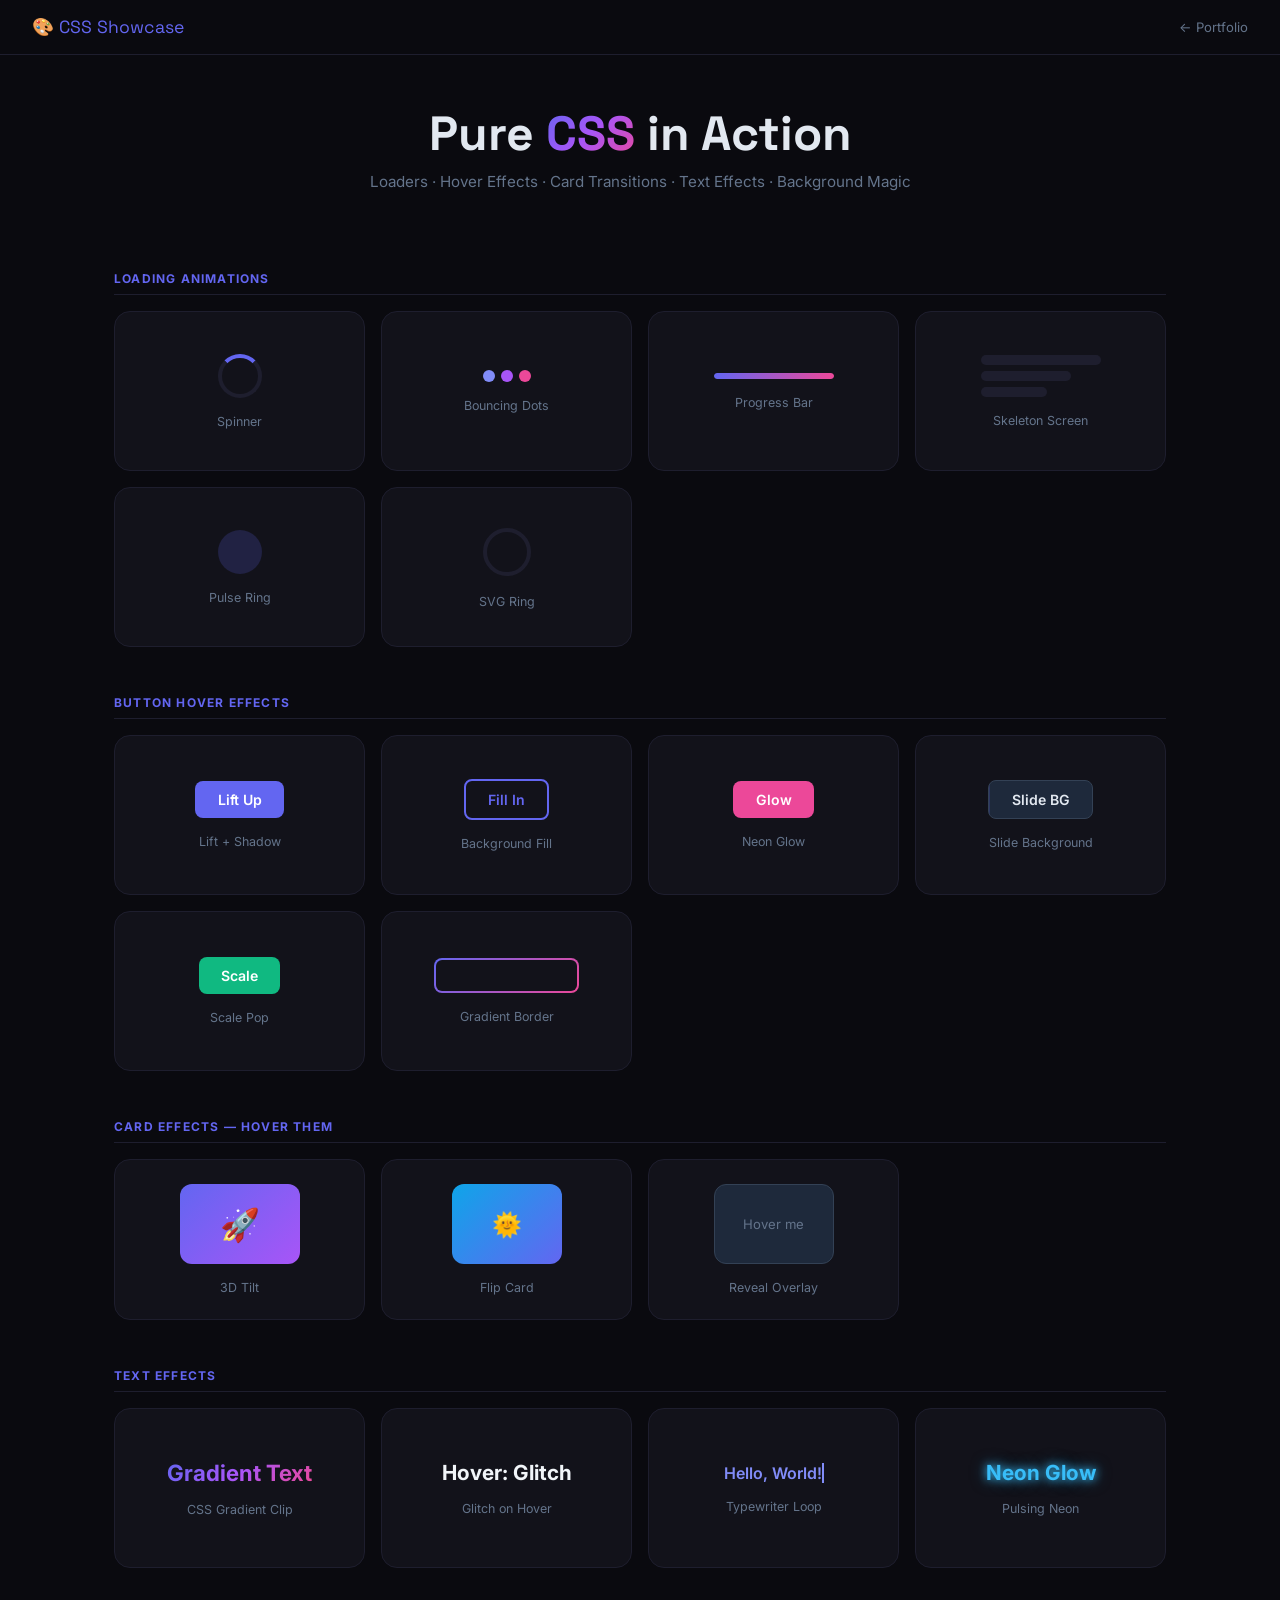
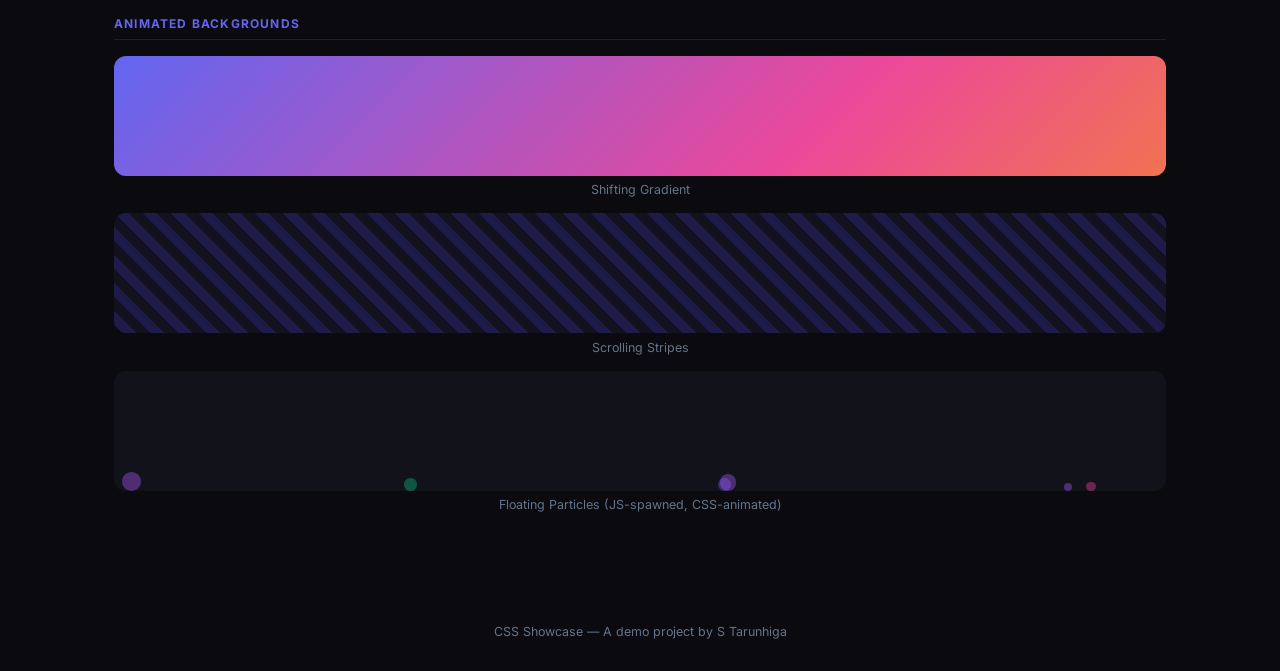
<file: projects/cssshowcase.html>
<!DOCTYPE html>
<html lang="en">
<head>
  <meta charset="UTF-8" />
  <meta name="viewport" content="width=device-width, initial-scale=1.0" />
  <title>CSS Showcase</title>
  <link rel="preconnect" href="https://fonts.googleapis.com" />
  <link href="https://fonts.googleapis.com/css2?family=Inter:wght@400;500;600;700&family=Space+Grotesk:wght@600;700&display=swap" rel="stylesheet" />
  <style>
    :root {
      --bg: #0a0a0f;
      --surface: #12121a;
      --border: #1e1e2e;
      --text: #e2e8f0;
      --text-muted: #64748b;
      --accent: #6366f1;
      --radius: 16px;
    }
    * { margin:0; padding:0; box-sizing:border-box; }
    body { font-family:'Inter',sans-serif; background:var(--bg); color:var(--text); }
    a { text-decoration:none; color:inherit; }

    /* NAV */
    nav {
      display:flex; justify-content:space-between; align-items:center;
      padding:1rem 2rem; border-bottom:1px solid var(--border);
      position:sticky; top:0; z-index:100; background:var(--bg);
    }
    .nav-logo { font-family:'Space Grotesk',sans-serif; font-size:1.1rem; color:var(--accent); }
    .back-link { font-size:0.82rem; color:var(--text-muted); }
    .back-link:hover { color:var(--accent); }

    /* HERO */
    .showcase-hero { text-align:center; padding:3rem 1.5rem; }
    .showcase-hero h1 { font-family:'Space Grotesk',sans-serif; font-size:clamp(1.8rem,4vw,3rem); margin-bottom:0.5rem; }
    .showcase-hero p { color:var(--text-muted); font-size:0.95rem; }
    .gradient-text { background:linear-gradient(135deg,#6366f1,#a855f7,#ec4899); -webkit-background-clip:text; -webkit-text-fill-color:transparent; background-clip:text; }

    /* SECTION */
    .showcase-section { max-width:1100px; margin:0 auto; padding:2rem 1.5rem; }
    .section-label {
      font-size:0.75rem; font-weight:700; text-transform:uppercase; letter-spacing:0.1em;
      color:var(--accent); margin-bottom:1rem; padding-bottom:0.5rem;
      border-bottom:1px solid var(--border);
    }

    /* DEMO GRID */
    .demo-grid { display:grid; grid-template-columns:repeat(auto-fill,minmax(200px,1fr)); gap:1rem; margin-bottom:3rem; }
    .demo-card {
      background:var(--surface); border:1px solid var(--border);
      border-radius:var(--radius); padding:1.5rem;
      display:flex; flex-direction:column; align-items:center; justify-content:center; gap:1rem;
      min-height:160px;
    }
    .demo-label { font-size:0.78rem; color:var(--text-muted); text-align:center; }

    /* ── LOADERS ── */
    /* Spinner */
    .spinner {
      width:44px; height:44px; border-radius:50%;
      border:4px solid var(--border);
      border-top-color:#6366f1;
      animation:spin 0.9s linear infinite;
    }
    @keyframes spin { to { transform:rotate(360deg); } }

    /* Dots */
    .dots { display:flex; gap:6px; }
    .dot {
      width:12px; height:12px; border-radius:50%;
      background:#818cf8;
      animation:dotBounce 1.2s ease-in-out infinite;
    }
    .dot:nth-child(2) { animation-delay:0.2s; background:#a855f7; }
    .dot:nth-child(3) { animation-delay:0.4s; background:#ec4899; }
    @keyframes dotBounce { 0%,80%,100% { transform:scale(0.8); opacity:0.5; } 40% { transform:scale(1.2); opacity:1; } }

    /* Bar */
    .bar-loader { width:120px; height:6px; background:var(--border); border-radius:50px; overflow:hidden; }
    .bar-fill { height:100%; border-radius:50px; background:linear-gradient(90deg,#6366f1,#ec4899); animation:barPulse 1.5s ease-in-out infinite; }
    @keyframes barPulse { 0% { width:0%; margin-left:0; } 50% { width:80%; margin-left:10%; } 100% { width:0%; margin-left:100%; } }

    /* Skeleton */
    .skeleton-lines { display:flex; flex-direction:column; gap:6px; width:120px; }
    .skel { height:10px; border-radius:50px; background:var(--border); animation:shimmer 1.5s ease-in-out infinite alternate; }
    .skel:nth-child(1) { width:100%; }
    .skel:nth-child(2) { width:75%; }
    .skel:nth-child(3) { width:55%; }
    @keyframes shimmer { from { opacity:0.4; } to { opacity:0.9; } }

    /* Pulse ring */
    .pulse-ring {
      width:44px; height:44px; border-radius:50%;
      background:#6366f130;
      box-shadow:0 0 0 0 #6366f180;
      animation:pulseRing 1.5s ease-out infinite;
    }
    @keyframes pulseRing { 0% { box-shadow:0 0 0 0 #6366f180; } 100% { box-shadow:0 0 0 28px #6366f100; } }

    /* Progress ring */
    .progress-ring-wrap { position:relative; width:52px; height:52px; }
    .progress-ring { transform:rotate(-90deg); }
    .ring-track { fill:none; stroke:var(--border); stroke-width:4; }
    .ring-fill { fill:none; stroke:url(#ringGrad); stroke-width:4; stroke-linecap:round; stroke-dasharray:138; stroke-dashoffset:138; animation:ringFill 2s ease-in-out infinite alternate; }
    @keyframes ringFill { to { stroke-dashoffset:34; } }

    /* ── HOVER EFFECTS ── */
    .btn-hover-base {
      padding:0.6rem 1.4rem; border-radius:8px; border:none;
      font-size:0.88rem; font-weight:600; cursor:pointer; font-family:'Inter',sans-serif;
    }
    .btn-lift { background:#6366f1; color:#fff; }
    .btn-lift:hover { transform:translateY(-4px); box-shadow:0 10px 24px rgba(99,102,241,0.5); transition:all 0.2s ease; }

    .btn-fill { background:transparent; color:#6366f1; border:2px solid #6366f1; }
    .btn-fill:hover { background:#6366f1; color:#fff; transition:all 0.2s ease; }

    .btn-glow { background:#ec4899; color:#fff; }
    .btn-glow:hover { box-shadow:0 0 20px #ec489980, 0 0 40px #ec489940; transition:all 0.2s ease; }

    .btn-slide { background:#1e293b; color:#e2e8f0; border:1px solid #334155; position:relative; overflow:hidden; }
    .btn-slide::before {
      content:''; position:absolute; inset:0; background:#6366f1;
      transform:translateX(-100%); transition:transform 0.25s ease; z-index:0;
    }
    .btn-slide:hover::before { transform:translateX(0); }
    .btn-slide span { position:relative; z-index:1; }

    .btn-scale { background:#10b981; color:#fff; }
    .btn-scale:hover { transform:scale(1.08); transition:transform 0.15s ease; }

    .btn-border-anim {
      background:transparent; color:#818cf8; position:relative;
      border:none; padding:0.6rem 1.4rem;
    }
    .btn-border-anim::after {
      content:''; position:absolute; inset:0;
      border:2px solid transparent;
      border-radius:8px;
      background:linear-gradient(var(--surface),var(--surface)) padding-box,
                 linear-gradient(135deg,#6366f1,#ec4899) border-box;
      animation:borderRotate 2s linear infinite;
    }
    @keyframes borderRotate {
      0%   { background:linear-gradient(var(--surface),var(--surface)) padding-box, linear-gradient(0deg,#6366f1,#ec4899) border-box; }
      50%  { background:linear-gradient(var(--surface),var(--surface)) padding-box, linear-gradient(180deg,#6366f1,#ec4899) border-box; }
      100% { background:linear-gradient(var(--surface),var(--surface)) padding-box, linear-gradient(360deg,#6366f1,#ec4899) border-box; }
    }

    /* ── CARD EFFECTS ── */
    .card-3d {
      width:120px; height:80px; background:linear-gradient(135deg,#6366f1,#a855f7);
      border-radius:12px; display:grid; place-items:center;
      font-size:2rem; cursor:pointer;
      transition:transform 0.3s ease, box-shadow 0.3s ease;
    }
    .card-3d:hover { transform:perspective(400px) rotateY(15deg) rotateX(-10deg) scale(1.05); box-shadow:20px 20px 40px rgba(99,102,241,0.3); }

    .card-flip { width:110px; height:80px; perspective:600px; cursor:pointer; }
    .card-flip-inner { width:100%; height:100%; position:relative; transform-style:preserve-3d; transition:transform 0.5s ease; }
    .card-flip:hover .card-flip-inner { transform:rotateY(180deg); }
    .card-face, .card-back {
      position:absolute; inset:0; border-radius:12px;
      display:grid; place-items:center;
      backface-visibility:hidden; font-size:1.5rem;
    }
    .card-face { background:linear-gradient(135deg,#0ea5e9,#6366f1); }
    .card-back { background:linear-gradient(135deg,#ec4899,#f59e0b); transform:rotateY(180deg); }

    .card-reveal {
      width:120px; height:80px; border-radius:12px;
      background:#1e293b; border:1px solid #334155;
      overflow:hidden; position:relative; cursor:pointer;
      display:grid; place-items:center; font-size:0.82rem; color:var(--text-muted);
    }
    .card-reveal::after {
      content:'✨ Revealed!';
      position:absolute; inset:0;
      background:linear-gradient(135deg,#6366f1,#ec4899);
      display:grid; place-items:center; font-size:0.85rem; font-weight:600; color:#fff;
      transform:translateY(100%); transition:transform 0.35s ease;
    }
    .card-reveal:hover::after { transform:translateY(0); }

    /* ── TEXT EFFECTS ── */
    .text-gradient { font-size:1.4rem; font-weight:700; background:linear-gradient(135deg,#6366f1,#a855f7,#ec4899); -webkit-background-clip:text; -webkit-text-fill-color:transparent; background-clip:text; }
    .text-glitch {
      font-size:1.3rem; font-weight:700; color:#f1f5f9; position:relative; cursor:default;
    }
    .text-glitch:hover { animation:glitch 0.4s ease; }
    @keyframes glitch {
      0%   { text-shadow:none; }
      20%  { text-shadow:-2px 0 #ec4899, 2px 0 #38bdf8; transform:translate(-2px); }
      40%  { text-shadow:2px 0 #ec4899, -2px 0 #38bdf8; transform:translate(2px); }
      60%  { text-shadow:-1px 0 #6366f1; transform:translate(-1px); }
      80%  { text-shadow:1px 0 #a855f7; transform:translate(1px); }
      100% { text-shadow:none; transform:translate(0); }
    }
    .text-typewriter {
      font-size:1rem; font-weight:600; color:#818cf8;
      overflow:hidden; white-space:nowrap;
      border-right:2px solid #818cf8;
      animation:typeAnim 3s steps(20,end) infinite, blinkCursor 0.7s step-end infinite alternate;
    }
    @keyframes typeAnim { 0%,100%{width:0} 40%,60%{width:100%} }
    @keyframes blinkCursor { from{border-color:transparent} to{border-color:#818cf8} }

    .text-neon {
      font-size:1.3rem; font-weight:700; color:#38bdf8;
      text-shadow:0 0 8px #38bdf8, 0 0 16px #38bdf880;
      animation:neonPulse 2s ease-in-out infinite alternate;
    }
    @keyframes neonPulse {
      from { text-shadow:0 0 8px #38bdf8, 0 0 16px #38bdf880; }
      to   { text-shadow:0 0 16px #38bdf8, 0 0 32px #38bdf8, 0 0 48px #38bdf880; }
    }

    /* ── BACKGROUND EFFECTS ── */
    .bg-demo { width:100%; height:120px; border-radius:12px; overflow:hidden; }
    .bg-gradient-anim { animation:gradientShift 4s ease-in-out infinite; background-size:200% 200%; background-image:linear-gradient(135deg,#6366f1,#ec4899,#f59e0b,#10b981); }
    @keyframes gradientShift { 0%,100%{background-position:0% 50%} 50%{background-position:100% 50%} }

    .bg-particle { background:var(--surface); position:relative; overflow:hidden; }
    .particle { position:absolute; border-radius:50%; background:#6366f1; animation:floatParticle linear infinite; opacity:0.4; }
    @keyframes floatParticle { from{transform:translateY(100px) scale(0)} to{transform:translateY(-20px) scale(1);opacity:0} }

    .bg-stripe {
      background:repeating-linear-gradient(45deg,#1e1b4b,#1e1b4b 10px,#13111e 10px,#13111e 20px);
      animation:stripeScroll 2s linear infinite;
      background-size:28px 28px;
    }
    @keyframes stripeScroll { to{background-position:28px 0} }

    footer { text-align:center; padding:2rem; font-size:0.78rem; color:var(--text-muted); }

    @media(max-width:640px){ .demo-grid { grid-template-columns:1fr 1fr; } }
  </style>
</head>
<body>

<nav>
  <div class="nav-logo">🎨 CSS Showcase</div>
  <a href="../index.html" class="back-link">← Portfolio</a>
</nav>

<div class="showcase-hero">
  <h1>Pure <span class="gradient-text">CSS</span> in Action</h1>
  <p>Loaders · Hover Effects · Card Transitions · Text Effects · Background Magic</p>
</div>

<div class="showcase-section">

  <!-- LOADERS -->
  <div class="section-label">Loading Animations</div>
  <div class="demo-grid">
    <div class="demo-card">
      <div class="spinner"></div>
      <span class="demo-label">Spinner</span>
    </div>
    <div class="demo-card">
      <div class="dots"><div class="dot"></div><div class="dot"></div><div class="dot"></div></div>
      <span class="demo-label">Bouncing Dots</span>
    </div>
    <div class="demo-card">
      <div class="bar-loader"><div class="bar-fill"></div></div>
      <span class="demo-label">Progress Bar</span>
    </div>
    <div class="demo-card">
      <div class="skeleton-lines"><div class="skel"></div><div class="skel"></div><div class="skel"></div></div>
      <span class="demo-label">Skeleton Screen</span>
    </div>
    <div class="demo-card">
      <div class="pulse-ring"></div>
      <span class="demo-label">Pulse Ring</span>
    </div>
    <div class="demo-card">
      <div class="progress-ring-wrap">
        <svg class="progress-ring" width="52" height="52" viewBox="0 0 52 52">
          <defs><linearGradient id="ringGrad" x1="0" y1="0" x2="1" y2="1"><stop offset="0%" stop-color="#6366f1"/><stop offset="100%" stop-color="#ec4899"/></linearGradient></defs>
          <circle class="ring-track" cx="26" cy="26" r="22"/>
          <circle class="ring-fill" cx="26" cy="26" r="22"/>
        </svg>
      </div>
      <span class="demo-label">SVG Ring</span>
    </div>
  </div>

  <!-- HOVER BUTTONS -->
  <div class="section-label">Button Hover Effects</div>
  <div class="demo-grid">
    <div class="demo-card">
      <button class="btn-hover-base btn-lift">Lift Up</button>
      <span class="demo-label">Lift + Shadow</span>
    </div>
    <div class="demo-card">
      <button class="btn-hover-base btn-fill">Fill In</button>
      <span class="demo-label">Background Fill</span>
    </div>
    <div class="demo-card">
      <button class="btn-hover-base btn-glow">Glow</button>
      <span class="demo-label">Neon Glow</span>
    </div>
    <div class="demo-card">
      <button class="btn-hover-base btn-slide"><span>Slide BG</span></button>
      <span class="demo-label">Slide Background</span>
    </div>
    <div class="demo-card">
      <button class="btn-hover-base btn-scale">Scale</button>
      <span class="demo-label">Scale Pop</span>
    </div>
    <div class="demo-card">
      <button class="btn-border-anim">Animated Border</button>
      <span class="demo-label">Gradient Border</span>
    </div>
  </div>

  <!-- CARD EFFECTS -->
  <div class="section-label">Card Effects — hover them</div>
  <div class="demo-grid">
    <div class="demo-card">
      <div class="card-3d">🚀</div>
      <span class="demo-label">3D Tilt</span>
    </div>
    <div class="demo-card">
      <div class="card-flip">
        <div class="card-flip-inner">
          <div class="card-face">🌞</div>
          <div class="card-back">🌙</div>
        </div>
      </div>
      <span class="demo-label">Flip Card</span>
    </div>
    <div class="demo-card">
      <div class="card-reveal">Hover me</div>
      <span class="demo-label">Reveal Overlay</span>
    </div>
  </div>

  <!-- TEXT EFFECTS -->
  <div class="section-label">Text Effects</div>
  <div class="demo-grid">
    <div class="demo-card">
      <span class="text-gradient">Gradient Text</span>
      <span class="demo-label">CSS Gradient Clip</span>
    </div>
    <div class="demo-card">
      <span class="text-glitch">Hover: Glitch</span>
      <span class="demo-label">Glitch on Hover</span>
    </div>
    <div class="demo-card">
      <span class="text-typewriter">Hello, World!</span>
      <span class="demo-label">Typewriter Loop</span>
    </div>
    <div class="demo-card">
      <span class="text-neon">Neon Glow</span>
      <span class="demo-label">Pulsing Neon</span>
    </div>
  </div>

  <!-- BACKGROUNDS -->
  <div class="section-label">Animated Backgrounds</div>
  <div style="display:flex;flex-direction:column;gap:1rem;margin-bottom:3rem;">
    <div>
      <div class="bg-demo bg-gradient-anim"></div>
      <div class="demo-label" style="margin-top:0.4rem">Shifting Gradient</div>
    </div>
    <div>
      <div class="bg-demo bg-stripe"></div>
      <div class="demo-label" style="margin-top:0.4rem">Scrolling Stripes</div>
    </div>
    <div>
      <div class="bg-demo bg-particle" id="particle-bg"></div>
      <div class="demo-label" style="margin-top:0.4rem">Floating Particles (JS-spawned, CSS-animated)</div>
    </div>
  </div>

</div>

<footer>CSS Showcase — A demo project by S Tarunhiga</footer>

<script>
  // Spawn particles
  const bg = document.getElementById('particle-bg');
  function spawnParticle() {
    const p = document.createElement('div');
    p.className = 'particle';
    const size = Math.random() * 14 + 6;
    const colors = ['#6366f1','#a855f7','#ec4899','#38bdf8','#10b981'];
    p.style.cssText = `
      width:${size}px; height:${size}px;
      left:${Math.random() * 100}%;
      bottom:0;
      background:${colors[Math.floor(Math.random()*colors.length)]};
      animation-duration:${Math.random() * 2 + 1.5}s;
      animation-delay:${Math.random() * 0.5}s;
    `;
    bg.appendChild(p);
    setTimeout(() => p.remove(), 4000);
  }
  setInterval(spawnParticle, 300);
</script>
</body>
</html>
</file>
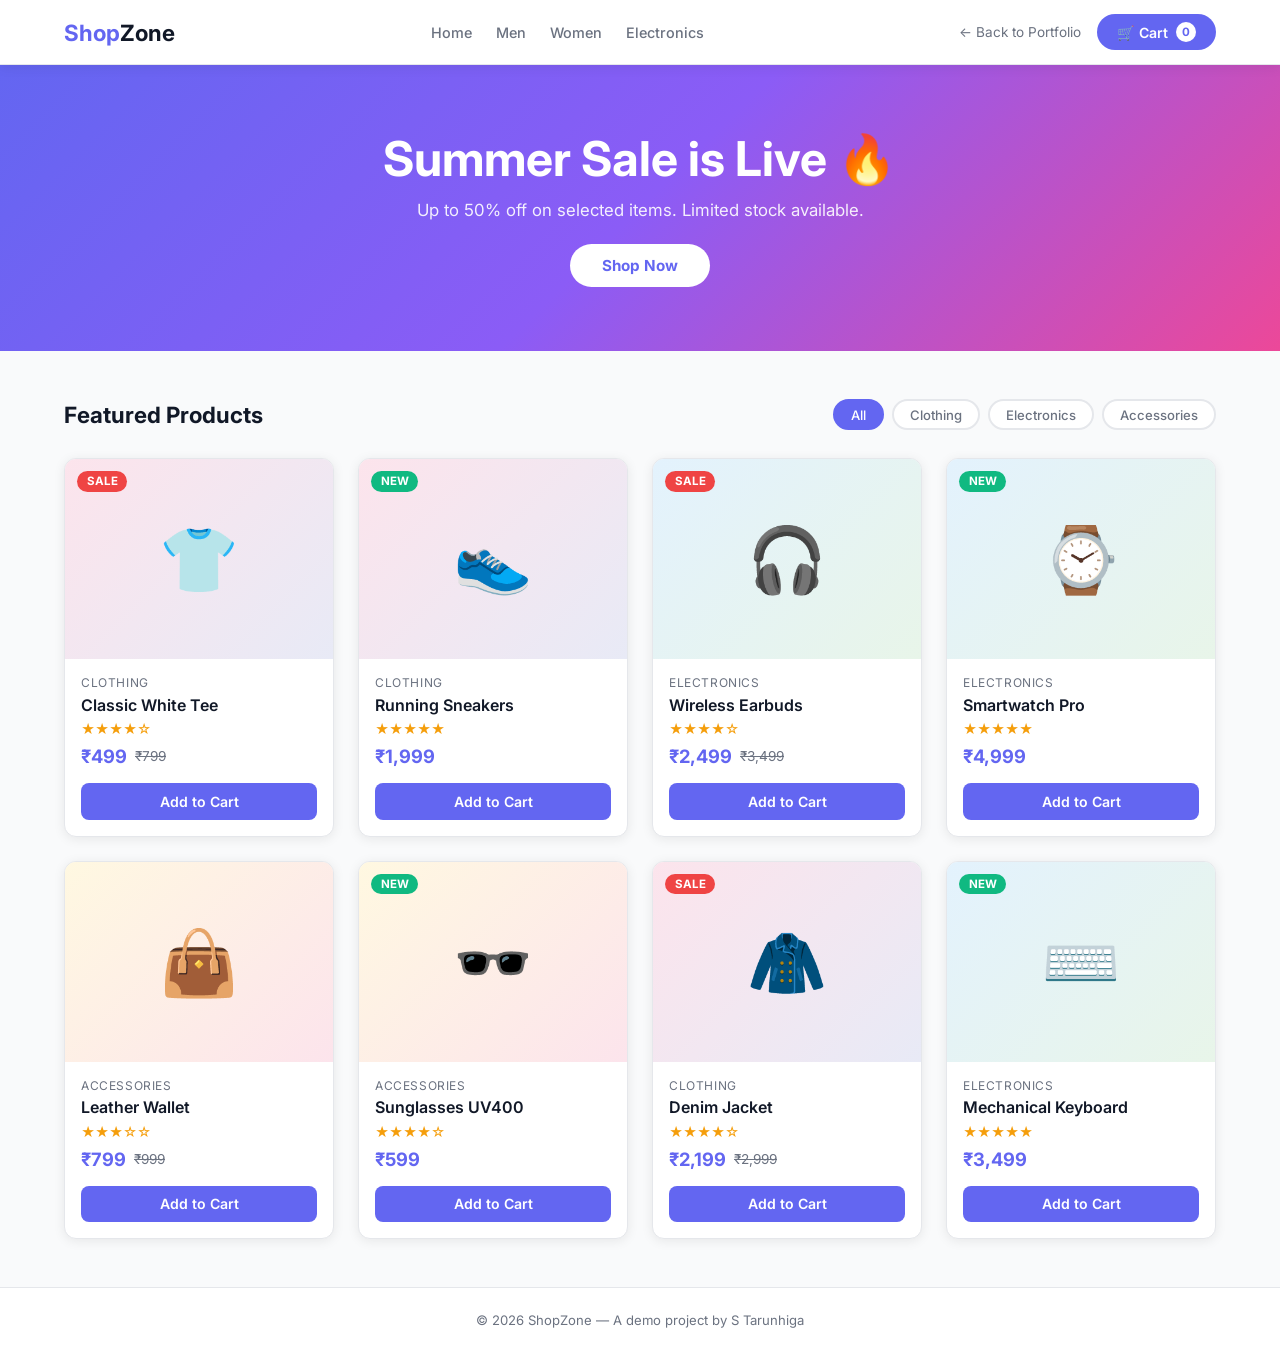
<file: projects/ecommerce.html>
<!DOCTYPE html>
<html lang="en">
<head>
  <meta charset="UTF-8" />
  <meta name="viewport" content="width=device-width, initial-scale=1.0" />
  <title>ShopZone — E-Commerce</title>
  <link rel="preconnect" href="https://fonts.googleapis.com" />
  <link href="https://fonts.googleapis.com/css2?family=Inter:wght@300;400;500;600;700&display=swap" rel="stylesheet" />
  <style>
    :root {
      --bg: #f9fafb;
      --surface: #ffffff;
      --border: #e5e7eb;
      --text: #111827;
      --text-muted: #6b7280;
      --accent: #6366f1;
      --accent-hover: #4f46e5;
      --danger: #ef4444;
      --success: #10b981;
      --radius: 12px;
      --shadow: 0 2px 12px rgba(0,0,0,0.08);
    }
    * { margin:0; padding:0; box-sizing:border-box; }
    body { font-family:'Inter',sans-serif; background:var(--bg); color:var(--text); }
    a { text-decoration:none; color:inherit; }
    button { cursor:pointer; border:none; font-family:inherit; }
    ul { list-style:none; }

    /* NAV */
    nav {
      background:var(--surface);
      border-bottom:1px solid var(--border);
      position:sticky; top:0; z-index:100;
      box-shadow:var(--shadow);
    }
    .nav-inner {
      max-width:1200px; margin:0 auto;
      padding:0 1.5rem; height:64px;
      display:flex; align-items:center; justify-content:space-between;
    }
    .nav-logo { font-size:1.4rem; font-weight:700; color:var(--accent); }
    .nav-logo span { color:var(--text); }
    .nav-links { display:flex; gap:1.5rem; }
    .nav-links a { font-size:0.9rem; color:var(--text-muted); font-weight:500; }
    .nav-links a:hover { color:var(--accent); }
    .nav-right { display:flex; align-items:center; gap:1rem; }
    .cart-btn {
      background:var(--accent); color:#fff;
      border-radius:50px; padding:0.5rem 1.25rem;
      font-size:0.88rem; font-weight:600;
      display:flex; align-items:center; gap:0.5rem;
    }
    .cart-btn:hover { background:var(--accent-hover); }
    .cart-count {
      background:#fff; color:var(--accent);
      border-radius:50%; width:20px; height:20px;
      display:grid; place-items:center;
      font-size:0.72rem; font-weight:700;
    }
    .back-link { font-size:0.85rem; color:var(--text-muted); }
    .back-link:hover { color:var(--accent); }

    /* HERO BANNER */
    .hero-banner {
      background:linear-gradient(135deg,#6366f1,#8b5cf6,#ec4899);
      color:#fff; padding:4rem 1.5rem; text-align:center;
    }
    .hero-banner h1 { font-size:clamp(1.8rem,4vw,3rem); margin-bottom:0.75rem; }
    .hero-banner p { font-size:1.05rem; opacity:0.9; margin-bottom:1.5rem; }
    .hero-banner a {
      background:#fff; color:var(--accent);
      padding:0.75rem 2rem; border-radius:50px;
      font-weight:700; font-size:0.95rem;
      display:inline-block;
    }

    /* SECTION */
    .section { max-width:1200px; margin:0 auto; padding:3rem 1.5rem; }
    .section-header {
      display:flex; align-items:center; justify-content:space-between;
      margin-bottom:1.75rem; flex-wrap:wrap; gap:1rem;
    }
    .section-title { font-size:1.4rem; font-weight:700; }
    .filter-row { display:flex; gap:0.5rem; flex-wrap:wrap; }
    .filter-chip {
      padding:0.35rem 1rem; border-radius:50px;
      font-size:0.82rem; font-weight:500;
      border:2px solid var(--border);
      background:var(--surface); color:var(--text-muted);
    }
    .filter-chip.active, .filter-chip:hover {
      background:var(--accent); color:#fff; border-color:var(--accent);
    }

    /* PRODUCT GRID */
    .products-grid {
      display:grid;
      grid-template-columns:repeat(auto-fill,minmax(240px,1fr));
      gap:1.5rem;
    }
    .product-card {
      background:var(--surface); border:1px solid var(--border);
      border-radius:var(--radius); overflow:hidden;
      box-shadow:var(--shadow);
    }
    .product-card:hover { box-shadow:0 6px 24px rgba(0,0,0,0.12); }
    .product-img {
      height:200px; display:grid; place-items:center;
      font-size:4rem; position:relative;
    }
    .badge-new, .badge-sale {
      position:absolute; top:12px; left:12px;
      padding:0.2rem 0.6rem; border-radius:50px;
      font-size:0.72rem; font-weight:700;
    }
    .badge-new { background:#10b981; color:#fff; }
    .badge-sale { background:#ef4444; color:#fff; }
    .product-body { padding:1rem; }
    .product-category { font-size:0.75rem; color:var(--text-muted); text-transform:uppercase; letter-spacing:0.05em; margin-bottom:0.3rem; }
    .product-name { font-size:1rem; font-weight:600; margin-bottom:0.4rem; }
    .product-stars { color:#f59e0b; font-size:0.85rem; margin-bottom:0.5rem; }
    .product-price-row { display:flex; align-items:center; gap:0.5rem; margin-bottom:1rem; }
    .product-price { font-size:1.15rem; font-weight:700; color:var(--accent); }
    .product-price-old { font-size:0.85rem; color:var(--text-muted); text-decoration:line-through; }
    .add-to-cart {
      width:100%; padding:0.6rem;
      background:var(--accent); color:#fff;
      border-radius:8px; font-weight:600; font-size:0.88rem;
    }
    .add-to-cart:hover { background:var(--accent-hover); }
    .add-to-cart.added { background:var(--success); }

    /* CART SIDEBAR */
    .cart-overlay {
      display:none; position:fixed; inset:0;
      background:rgba(0,0,0,0.4); z-index:200;
    }
    .cart-overlay.open { display:block; }
    .cart-sidebar {
      position:fixed; top:0; right:-420px; width:380px; max-width:100vw;
      height:100vh; background:var(--surface);
      box-shadow:-4px 0 24px rgba(0,0,0,0.15);
      z-index:201; display:flex; flex-direction:column;
      transition:right 0.3s ease;
    }
    .cart-sidebar.open { right:0; }
    .cart-header {
      display:flex; justify-content:space-between; align-items:center;
      padding:1.25rem 1.5rem; border-bottom:1px solid var(--border);
    }
    .cart-header h2 { font-size:1.1rem; }
    .close-cart { font-size:1.4rem; background:none; border:none; cursor:pointer; color:var(--text-muted); }
    .cart-items { flex:1; overflow-y:auto; padding:1rem 1.5rem; }
    .cart-empty { text-align:center; color:var(--text-muted); padding:3rem 0; font-size:0.95rem; }
    .cart-item {
      display:flex; gap:1rem; align-items:center;
      padding:0.85rem 0; border-bottom:1px solid var(--border);
    }
    .cart-item-emoji { font-size:2rem; }
    .cart-item-info { flex:1; }
    .cart-item-name { font-size:0.9rem; font-weight:600; }
    .cart-item-price { font-size:0.85rem; color:var(--accent); font-weight:500; }
    .cart-item-qty {
      display:flex; align-items:center; gap:0.5rem; margin-top:0.3rem;
    }
    .qty-btn {
      width:24px; height:24px; border-radius:50%;
      background:var(--bg); border:1px solid var(--border);
      font-size:1rem; display:grid; place-items:center;
    }
    .qty-btn:hover { background:var(--accent); color:#fff; border-color:var(--accent); }
    .qty-val { font-size:0.88rem; font-weight:600; min-width:20px; text-align:center; }
    .remove-item { color:var(--danger); font-size:1.1rem; background:none; border:none; cursor:pointer; }
    .cart-footer { padding:1.25rem 1.5rem; border-top:1px solid var(--border); }
    .cart-total { display:flex; justify-content:space-between; margin-bottom:1rem; font-weight:600; }
    .checkout-btn {
      width:100%; padding:0.85rem;
      background:var(--accent); color:#fff;
      border-radius:8px; font-weight:700; font-size:1rem;
    }
    .checkout-btn:hover { background:var(--accent-hover); }

    /* TOAST */
    .toast {
      position:fixed; bottom:2rem; left:50%; transform:translateX(-50%) translateY(100px);
      background:#1f2937; color:#fff;
      padding:0.75rem 1.5rem; border-radius:50px;
      font-size:0.88rem; font-weight:500;
      opacity:0; pointer-events:none;
      transition:all 0.3s ease; z-index:300;
    }
    .toast.show { opacity:1; transform:translateX(-50%) translateY(0); }

    /* FOOTER */
    footer {
      background:var(--surface); border-top:1px solid var(--border);
      text-align:center; padding:1.5rem;
      font-size:0.82rem; color:var(--text-muted);
    }

    @media(max-width:640px){
      .nav-links { display:none; }
      .products-grid { grid-template-columns:1fr 1fr; }
    }
    @media(max-width:400px){
      .products-grid { grid-template-columns:1fr; }
    }
  </style>
</head>
<body>

<nav>
  <div class="nav-inner">
    <div class="nav-logo">Shop<span>Zone</span></div>
    <ul class="nav-links">
      <li><a href="#">Home</a></li>
      <li><a href="#">Men</a></li>
      <li><a href="#">Women</a></li>
      <li><a href="#">Electronics</a></li>
    </ul>
    <div class="nav-right">
      <a href="../index.html" class="back-link">← Back to Portfolio</a>
      <button class="cart-btn" id="open-cart">
        🛒 Cart <span class="cart-count" id="cart-count">0</span>
      </button>
    </div>
  </div>
</nav>

<div class="hero-banner">
  <h1>Summer Sale is Live 🔥</h1>
  <p>Up to 50% off on selected items. Limited stock available.</p>
  <a href="#">Shop Now</a>
</div>

<div class="section">
  <div class="section-header">
    <h2 class="section-title">Featured Products</h2>
    <div class="filter-row">
      <button class="filter-chip active" data-cat="all">All</button>
      <button class="filter-chip" data-cat="clothing">Clothing</button>
      <button class="filter-chip" data-cat="electronics">Electronics</button>
      <button class="filter-chip" data-cat="accessories">Accessories</button>
    </div>
  </div>

  <div class="products-grid" id="products-grid"></div>
</div>

<footer>© 2026 ShopZone — A demo project by S Tarunhiga</footer>

<!-- Cart Sidebar -->
<div class="cart-overlay" id="cart-overlay"></div>
<div class="cart-sidebar" id="cart-sidebar">
  <div class="cart-header">
    <h2>Your Cart</h2>
    <button class="close-cart" id="close-cart">✕</button>
  </div>
  <div class="cart-items" id="cart-items">
    <p class="cart-empty">Your cart is empty.</p>
  </div>
  <div class="cart-footer">
    <div class="cart-total">
      <span>Total</span>
      <span id="cart-total">₹0</span>
    </div>
    <button class="checkout-btn" id="checkout-btn">Checkout</button>
  </div>
</div>

<div class="toast" id="toast"></div>

<script>
  const products = [
    { id:1, name:'Classic White Tee', category:'clothing', emoji:'👕', price:499,  oldPrice:799,  stars:'★★★★☆', badge:'sale' },
    { id:2, name:'Running Sneakers',  category:'clothing', emoji:'👟', price:1999, oldPrice:null, stars:'★★★★★', badge:'new'  },
    { id:3, name:'Wireless Earbuds',  category:'electronics', emoji:'🎧', price:2499, oldPrice:3499, stars:'★★★★☆', badge:'sale' },
    { id:4, name:'Smartwatch Pro',    category:'electronics', emoji:'⌚', price:4999, oldPrice:null, stars:'★★★★★', badge:'new'  },
    { id:5, name:'Leather Wallet',    category:'accessories', emoji:'👜', price:799,  oldPrice:999,  stars:'★★★☆☆', badge:null  },
    { id:6, name:'Sunglasses UV400',  category:'accessories', emoji:'🕶️', price:599, oldPrice:null, stars:'★★★★☆', badge:'new'  },
    { id:7, name:'Denim Jacket',      category:'clothing', emoji:'🧥', price:2199, oldPrice:2999, stars:'★★★★☆', badge:'sale' },
    { id:8, name:'Mechanical Keyboard', category:'electronics', emoji:'⌨️', price:3499, oldPrice:null, stars:'★★★★★', badge:'new' },
  ];

  let cart = [];
  let activeFilter = 'all';

  function renderProducts(cat) {
    const grid = document.getElementById('products-grid');
    const list = cat === 'all' ? products : products.filter(p => p.category === cat);
    grid.innerHTML = list.map(p => `
      <div class="product-card">
        <div class="product-img" style="background:${gradientFor(p.category)}">
          <span>${p.emoji}</span>
          ${p.badge === 'new'  ? '<span class="badge-new">NEW</span>'  : ''}
          ${p.badge === 'sale' ? '<span class="badge-sale">SALE</span>' : ''}
        </div>
        <div class="product-body">
          <div class="product-category">${p.category}</div>
          <div class="product-name">${p.name}</div>
          <div class="product-stars">${p.stars}</div>
          <div class="product-price-row">
            <span class="product-price">₹${p.price.toLocaleString()}</span>
            ${p.oldPrice ? `<span class="product-price-old">₹${p.oldPrice.toLocaleString()}</span>` : ''}
          </div>
          <button class="add-to-cart" onclick="addToCart(${p.id}, this)">Add to Cart</button>
        </div>
      </div>
    `).join('');
  }

  function gradientFor(cat) {
    const map = { clothing:'linear-gradient(135deg,#fce4ec,#e8eaf6)', electronics:'linear-gradient(135deg,#e3f2fd,#e8f5e9)', accessories:'linear-gradient(135deg,#fff8e1,#fce4ec)' };
    return map[cat] || '#f3f4f6';
  }

  function addToCart(id, btn) {
    const p = products.find(x => x.id === id);
    const existing = cart.find(x => x.id === id);
    if (existing) existing.qty++;
    else cart.push({ ...p, qty: 1 });
    updateCartUI();
    btn.textContent = '✓ Added';
    btn.classList.add('added');
    setTimeout(() => { btn.textContent = 'Add to Cart'; btn.classList.remove('added'); }, 1500);
    showToast(`${p.name} added to cart`);
  }

  function updateCartUI() {
    const count = cart.reduce((s, i) => s + i.qty, 0);
    document.getElementById('cart-count').textContent = count;
    const total = cart.reduce((s, i) => s + i.price * i.qty, 0);
    document.getElementById('cart-total').textContent = '₹' + total.toLocaleString();
    const container = document.getElementById('cart-items');
    if (cart.length === 0) { container.innerHTML = '<p class="cart-empty">Your cart is empty.</p>'; return; }
    container.innerHTML = cart.map(i => `
      <div class="cart-item">
        <span class="cart-item-emoji">${i.emoji}</span>
        <div class="cart-item-info">
          <div class="cart-item-name">${i.name}</div>
          <div class="cart-item-price">₹${(i.price * i.qty).toLocaleString()}</div>
          <div class="cart-item-qty">
            <button class="qty-btn" onclick="changeQty(${i.id},-1)">−</button>
            <span class="qty-val">${i.qty}</span>
            <button class="qty-btn" onclick="changeQty(${i.id},1)">+</button>
          </div>
        </div>
        <button class="remove-item" onclick="removeItem(${i.id})">✕</button>
      </div>
    `).join('');
  }

  function changeQty(id, delta) {
    const item = cart.find(x => x.id === id);
    if (!item) return;
    item.qty += delta;
    if (item.qty <= 0) cart = cart.filter(x => x.id !== id);
    updateCartUI();
  }

  function removeItem(id) { cart = cart.filter(x => x.id !== id); updateCartUI(); }

  function showToast(msg) {
    const t = document.getElementById('toast');
    t.textContent = msg; t.classList.add('show');
    setTimeout(() => t.classList.remove('show'), 2000);
  }

  // Filter chips
  document.querySelectorAll('.filter-chip').forEach(btn => {
    btn.addEventListener('click', () => {
      document.querySelectorAll('.filter-chip').forEach(b => b.classList.remove('active'));
      btn.classList.add('active');
      activeFilter = btn.dataset.cat;
      renderProducts(activeFilter);
    });
  });

  // Cart open/close
  document.getElementById('open-cart').addEventListener('click', () => {
    document.getElementById('cart-sidebar').classList.add('open');
    document.getElementById('cart-overlay').classList.add('open');
  });
  function closeCart() {
    document.getElementById('cart-sidebar').classList.remove('open');
    document.getElementById('cart-overlay').classList.remove('open');
  }
  document.getElementById('close-cart').addEventListener('click', closeCart);
  document.getElementById('cart-overlay').addEventListener('click', closeCart);

  document.getElementById('checkout-btn').addEventListener('click', () => {
    if (cart.length === 0) { showToast('Your cart is empty!'); return; }
    cart = []; updateCartUI(); closeCart();
    showToast('Order placed! Thank you 🎉');
  });

  renderProducts('all');
</script>
</body>
</html>
</file>
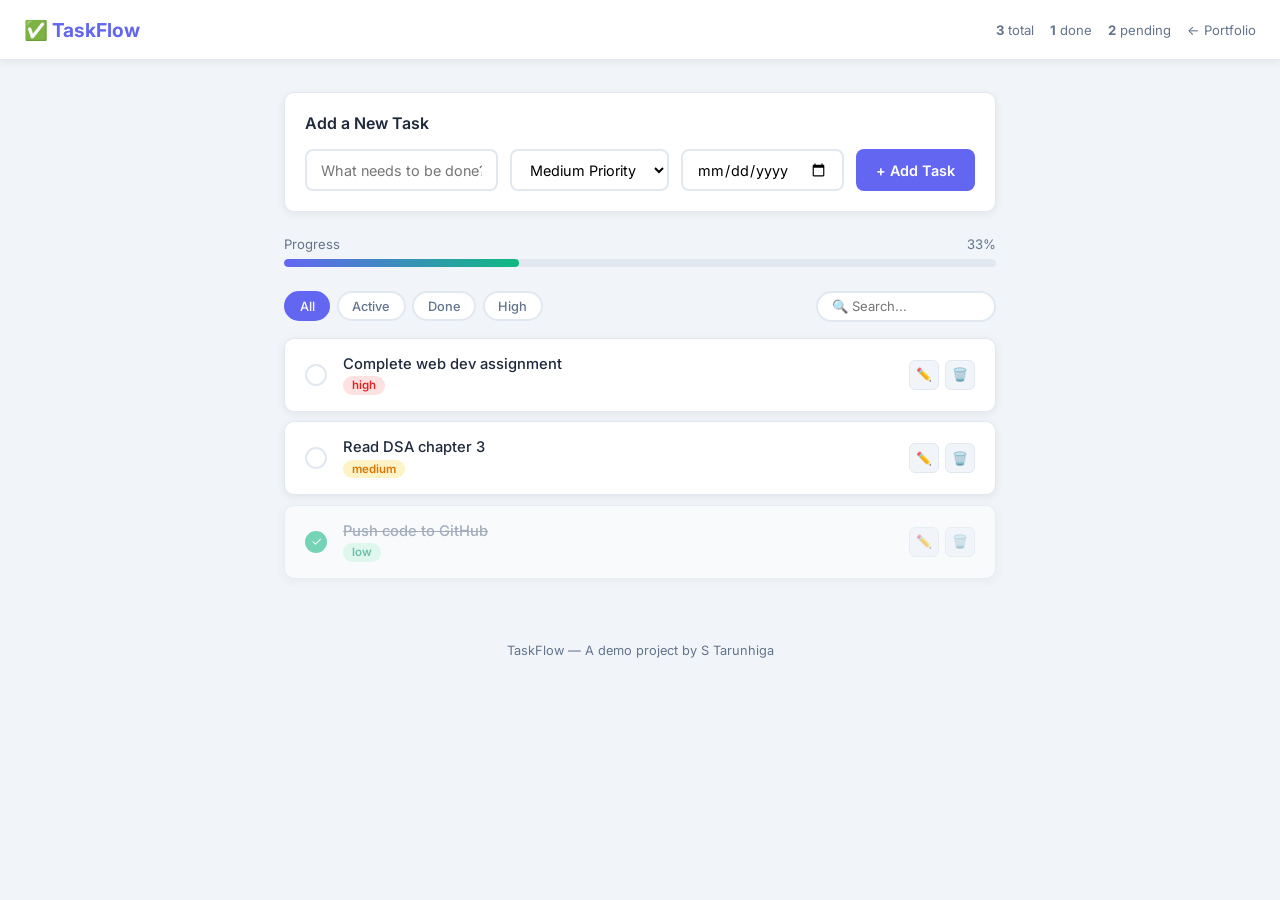
<file: projects/taskmanager.html>
<!DOCTYPE html>
<html lang="en">
<head>
  <meta charset="UTF-8" />
  <meta name="viewport" content="width=device-width, initial-scale=1.0" />
  <title>TaskFlow — Task Manager</title>
  <link rel="preconnect" href="https://fonts.googleapis.com" />
  <link href="https://fonts.googleapis.com/css2?family=Inter:wght@300;400;500;600;700&display=swap" rel="stylesheet" />
  <style>
    :root {
      --bg: #f1f5f9;
      --surface: #ffffff;
      --border: #e2e8f0;
      --text: #1e293b;
      --text-muted: #64748b;
      --accent: #6366f1;
      --accent-hover: #4f46e5;
      --danger: #ef4444;
      --success: #10b981;
      --warning: #f59e0b;
      --radius: 10px;
      --shadow: 0 2px 8px rgba(0,0,0,0.07);
    }
    * { margin:0; padding:0; box-sizing:border-box; }
    body { font-family:'Inter',sans-serif; background:var(--bg); color:var(--text); min-height:100vh; }
    button { cursor:pointer; border:none; font-family:inherit; }
    input, textarea, select { font-family:inherit; }

    /* TOP BAR */
    .topbar {
      background:var(--surface); border-bottom:1px solid var(--border);
      padding:0 1.5rem; height:60px;
      display:flex; align-items:center; justify-content:space-between;
      box-shadow:var(--shadow);
    }
    .topbar-logo { font-size:1.2rem; font-weight:700; color:var(--accent); }
    .topbar-right { display:flex; align-items:center; gap:1rem; }
    .back-link { font-size:0.82rem; color:var(--text-muted); text-decoration:none; }
    .back-link:hover { color:var(--accent); }
    .stats { display:flex; gap:1rem; font-size:0.82rem; color:var(--text-muted); }
    .stat strong { color:var(--text); }

    /* LAYOUT */
    .layout { max-width:760px; margin:0 auto; padding:2rem 1.5rem; }

    /* ADD TASK FORM */
    .add-form {
      background:var(--surface); border:1px solid var(--border);
      border-radius:var(--radius); padding:1.25rem;
      box-shadow:var(--shadow); margin-bottom:1.5rem;
    }
    .add-form h2 { font-size:1rem; font-weight:600; margin-bottom:1rem; }
    .form-row { display:flex; gap:0.75rem; flex-wrap:wrap; }
    .form-row input[type="text"] {
      flex:1; min-width:180px;
      padding:0.6rem 0.9rem; border:2px solid var(--border);
      border-radius:8px; font-size:0.9rem; outline:none;
    }
    .form-row input[type="text"]:focus { border-color:var(--accent); }
    .form-row input[type="date"] {
      padding:0.6rem 0.9rem; border:2px solid var(--border);
      border-radius:8px; font-size:0.9rem; outline:none;
    }
    .form-row input[type="date"]:focus { border-color:var(--accent); }
    .priority-select {
      padding:0.6rem 0.9rem; border:2px solid var(--border);
      border-radius:8px; font-size:0.9rem; outline:none; background:var(--surface);
    }
    .priority-select:focus { border-color:var(--accent); }
    .add-btn {
      padding:0.6rem 1.25rem; background:var(--accent); color:#fff;
      border-radius:8px; font-weight:600; font-size:0.9rem;
      white-space:nowrap;
    }
    .add-btn:hover { background:var(--accent-hover); }

    /* FILTERS */
    .filters {
      display:flex; gap:0.5rem; margin-bottom:1rem; flex-wrap:wrap;
      align-items:center; justify-content:space-between;
    }
    .filter-group { display:flex; gap:0.4rem; }
    .filter-btn {
      padding:0.35rem 0.85rem; border-radius:50px;
      font-size:0.8rem; font-weight:500;
      border:2px solid var(--border); background:var(--surface);
      color:var(--text-muted);
    }
    .filter-btn.active, .filter-btn:hover {
      background:var(--accent); color:#fff; border-color:var(--accent);
    }
    .search-input {
      padding:0.35rem 0.85rem; border:2px solid var(--border);
      border-radius:50px; font-size:0.82rem; outline:none; width:180px;
    }
    .search-input:focus { border-color:var(--accent); }

    /* TASK LIST */
    .task-list { display:flex; flex-direction:column; gap:0.6rem; }
    .empty-state {
      text-align:center; padding:3rem; color:var(--text-muted);
      background:var(--surface); border-radius:var(--radius);
      border:1px dashed var(--border);
    }
    .empty-state .emoji { font-size:2.5rem; margin-bottom:0.5rem; }

    .task-item {
      background:var(--surface); border:1px solid var(--border);
      border-radius:var(--radius); padding:1rem 1.25rem;
      display:flex; align-items:center; gap:1rem;
      box-shadow:var(--shadow);
    }
    .task-item.done { opacity:0.55; }
    .task-item.done .task-text { text-decoration:line-through; color:var(--text-muted); }

    .task-check {
      width:22px; height:22px; border-radius:50%;
      border:2px solid var(--border); background:none;
      display:grid; place-items:center; flex-shrink:0;
      font-size:0.8rem;
    }
    .task-check.checked { background:var(--success); border-color:var(--success); color:#fff; }

    .task-body { flex:1; min-width:0; }
    .task-text { font-size:0.92rem; font-weight:500; margin-bottom:0.2rem; }
    .task-meta { display:flex; gap:0.6rem; align-items:center; flex-wrap:wrap; }
    .priority-badge {
      padding:0.15rem 0.55rem; border-radius:50px; font-size:0.72rem; font-weight:600;
    }
    .priority-badge.high   { background:#fee2e2; color:#dc2626; }
    .priority-badge.medium { background:#fef3c7; color:#d97706; }
    .priority-badge.low    { background:#d1fae5; color:#059669; }
    .task-due { font-size:0.75rem; color:var(--text-muted); }
    .task-due.overdue { color:var(--danger); font-weight:600; }

    .task-actions { display:flex; gap:0.4rem; }
    .task-action-btn {
      width:30px; height:30px; border-radius:6px;
      background:var(--bg); border:1px solid var(--border);
      font-size:0.8rem; display:grid; place-items:center;
    }
    .task-action-btn:hover { background:var(--danger); color:#fff; border-color:var(--danger); }
    .task-action-btn.edit-btn:hover { background:var(--accent); color:#fff; border-color:var(--accent); }

    /* PROGRESS BAR */
    .progress-bar-wrap { margin-bottom:1.5rem; }
    .progress-label { font-size:0.82rem; color:var(--text-muted); margin-bottom:0.4rem; display:flex; justify-content:space-between; }
    .progress-track { height:8px; background:var(--border); border-radius:50px; overflow:hidden; }
    .progress-fill { height:100%; background:linear-gradient(90deg,var(--accent),var(--success)); border-radius:50px; transition:width 0.4s ease; }

    footer { text-align:center; padding:2rem; font-size:0.8rem; color:var(--text-muted); }
  </style>
</head>
<body>

<div class="topbar">
  <div class="topbar-logo">✅ TaskFlow</div>
  <div class="topbar-right">
    <div class="stats">
      <span><strong id="stat-total">0</strong> total</span>
      <span><strong id="stat-done">0</strong> done</span>
      <span><strong id="stat-pending">0</strong> pending</span>
    </div>
    <a href="../index.html" class="back-link">← Portfolio</a>
  </div>
</div>

<div class="layout">

  <div class="add-form">
    <h2>Add a New Task</h2>
    <div class="form-row">
      <input type="text" id="task-input" placeholder="What needs to be done?" />
      <select class="priority-select" id="priority-select">
        <option value="medium">Medium Priority</option>
        <option value="high">High Priority</option>
        <option value="low">Low Priority</option>
      </select>
      <input type="date" id="due-date" />
      <button class="add-btn" id="add-btn">+ Add Task</button>
    </div>
  </div>

  <div class="progress-bar-wrap">
    <div class="progress-label">
      <span>Progress</span>
      <span id="progress-pct">0%</span>
    </div>
    <div class="progress-track">
      <div class="progress-fill" id="progress-fill" style="width:0%"></div>
    </div>
  </div>

  <div class="filters">
    <div class="filter-group">
      <button class="filter-btn active" data-filter="all">All</button>
      <button class="filter-btn" data-filter="active">Active</button>
      <button class="filter-btn" data-filter="done">Done</button>
      <button class="filter-btn" data-filter="high">High</button>
    </div>
    <input type="text" class="search-input" id="search-input" placeholder="🔍 Search..." />
  </div>

  <div class="task-list" id="task-list"></div>

</div>

<footer>TaskFlow — A demo project by S Tarunhiga</footer>

<script>
  let tasks = JSON.parse(localStorage.getItem('taskflow_tasks') || '[]');
  let filter = 'all';
  let search = '';
  let editId = null;

  // Seed with some sample tasks if empty
  if (tasks.length === 0) {
    tasks = [
      { id: 1, text: 'Complete web dev assignment', priority: 'high', due: '', done: false },
      { id: 2, text: 'Read DSA chapter 3', priority: 'medium', due: '', done: false },
      { id: 3, text: 'Push code to GitHub', priority: 'low', due: '', done: true },
    ];
    save();
  }

  function save() { localStorage.setItem('taskflow_tasks', JSON.stringify(tasks)); }

  function getFiltered() {
    return tasks.filter(t => {
      if (filter === 'active' && t.done) return false;
      if (filter === 'done'   && !t.done) return false;
      if (filter === 'high'   && t.priority !== 'high') return false;
      if (search && !t.text.toLowerCase().includes(search.toLowerCase())) return false;
      return true;
    });
  }

  function isOverdue(due) {
    if (!due) return false;
    return new Date(due) < new Date(new Date().toDateString());
  }

  function render() {
    const list = getFiltered();
    const container = document.getElementById('task-list');

    if (list.length === 0) {
      container.innerHTML = `<div class="empty-state"><div class="emoji">📋</div><p>No tasks here. Add one above!</p></div>`;
    } else {
      container.innerHTML = list.map(t => `
        <div class="task-item ${t.done ? 'done' : ''}" id="task-${t.id}">
          <button class="task-check ${t.done ? 'checked' : ''}" onclick="toggleDone(${t.id})">
            ${t.done ? '✓' : ''}
          </button>
          <div class="task-body">
            <div class="task-text">${t.text}</div>
            <div class="task-meta">
              <span class="priority-badge ${t.priority}">${t.priority}</span>
              ${t.due ? `<span class="task-due ${isOverdue(t.due) && !t.done ? 'overdue' : ''}">📅 ${t.due}${isOverdue(t.due) && !t.done ? ' · overdue' : ''}</span>` : ''}
            </div>
          </div>
          <div class="task-actions">
            <button class="task-action-btn edit-btn" onclick="startEdit(${t.id})" title="Edit">✏️</button>
            <button class="task-action-btn" onclick="deleteTask(${t.id})" title="Delete">🗑️</button>
          </div>
        </div>
      `).join('');
    }

    // Stats
    const total   = tasks.length;
    const done    = tasks.filter(t => t.done).length;
    const pending = total - done;
    document.getElementById('stat-total').textContent   = total;
    document.getElementById('stat-done').textContent    = done;
    document.getElementById('stat-pending').textContent = pending;

    const pct = total === 0 ? 0 : Math.round((done / total) * 100);
    document.getElementById('progress-pct').textContent  = pct + '%';
    document.getElementById('progress-fill').style.width = pct + '%';
  }

  function addTask() {
    const input = document.getElementById('task-input');
    const text  = input.value.trim();
    if (!text) { input.focus(); return; }
    const priority = document.getElementById('priority-select').value;
    const due      = document.getElementById('due-date').value;

    if (editId !== null) {
      const t = tasks.find(x => x.id === editId);
      if (t) { t.text = text; t.priority = priority; t.due = due; }
      editId = null;
      document.getElementById('add-btn').textContent = '+ Add Task';
    } else {
      tasks.unshift({ id: Date.now(), text, priority, due, done: false });
    }
    input.value = '';
    document.getElementById('due-date').value = '';
    save(); render();
  }

  function toggleDone(id) {
    const t = tasks.find(x => x.id === id);
    if (t) { t.done = !t.done; save(); render(); }
  }

  function deleteTask(id) {
    tasks = tasks.filter(x => x.id !== id);
    save(); render();
  }

  function startEdit(id) {
    const t = tasks.find(x => x.id === id);
    if (!t) return;
    document.getElementById('task-input').value           = t.text;
    document.getElementById('priority-select').value      = t.priority;
    document.getElementById('due-date').value             = t.due || '';
    document.getElementById('add-btn').textContent        = 'Update Task';
    editId = id;
    document.getElementById('task-input').focus();
  }

  document.getElementById('add-btn').addEventListener('click', addTask);
  document.getElementById('task-input').addEventListener('keydown', e => { if (e.key === 'Enter') addTask(); });

  document.querySelectorAll('.filter-btn').forEach(btn => {
    btn.addEventListener('click', () => {
      document.querySelectorAll('.filter-btn').forEach(b => b.classList.remove('active'));
      btn.classList.add('active');
      filter = btn.dataset.filter;
      render();
    });
  });

  document.getElementById('search-input').addEventListener('input', e => {
    search = e.target.value;
    render();
  });

  render();
</script>
</body>
</html>
</file>
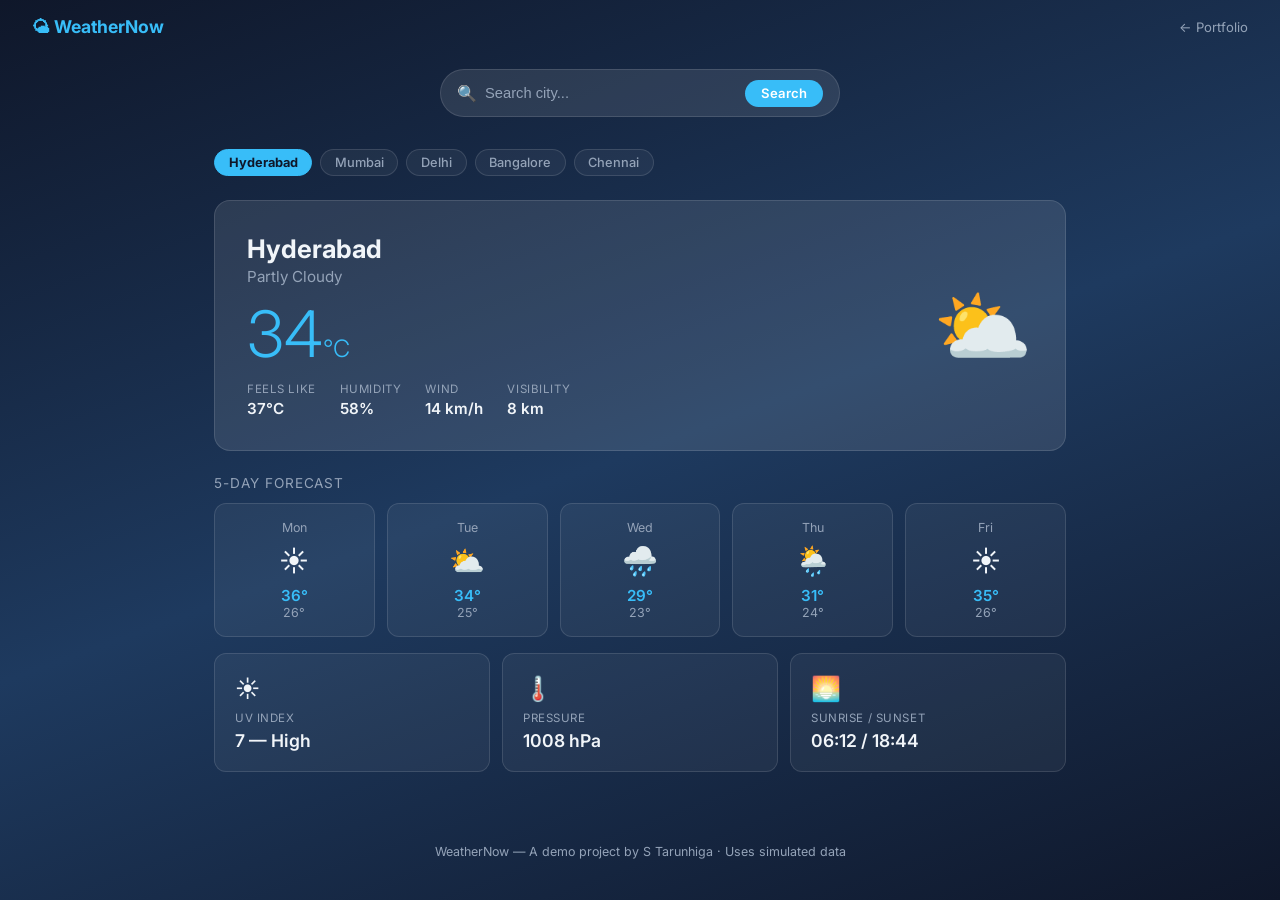
<file: projects/weather.html>
<!DOCTYPE html>
<html lang="en">
<head>
  <meta charset="UTF-8" />
  <meta name="viewport" content="width=device-width, initial-scale=1.0" />
  <title>WeatherNow — Dashboard</title>
  <link rel="preconnect" href="https://fonts.googleapis.com" />
  <link href="https://fonts.googleapis.com/css2?family=Inter:wght@300;400;500;600;700&display=swap" rel="stylesheet" />
  <style>
    :root {
      --bg: #0f172a;
      --surface: rgba(255,255,255,0.05);
      --surface2: rgba(255,255,255,0.1);
      --border: rgba(255,255,255,0.12);
      --text: #f1f5f9;
      --text-muted: #94a3b8;
      --accent: #38bdf8;
      --radius: 16px;
    }
    * { margin:0; padding:0; box-sizing:border-box; }
    body {
      font-family:'Inter',sans-serif;
      background:var(--bg); color:var(--text);
      min-height:100vh;
    }
    a { text-decoration:none; color:inherit; }
    button { cursor:pointer; border:none; font-family:inherit; }

    /* BG GRADIENT */
    .bg-layer {
      position:fixed; inset:0; z-index:0;
      background:linear-gradient(160deg,#0f172a 0%,#1e3a5f 50%,#0f172a 100%);
    }
    .content { position:relative; z-index:1; }

    /* TOPBAR */
    .topbar {
      display:flex; align-items:center; justify-content:space-between;
      padding:1rem 2rem;
    }
    .logo { font-size:1.1rem; font-weight:700; color:var(--accent); }
    .back-link { font-size:0.82rem; color:var(--text-muted); }
    .back-link:hover { color:var(--accent); }

    /* SEARCH */
    .search-area { text-align:center; padding:1rem 1.5rem 2rem; }
    .search-bar {
      display:inline-flex; align-items:center; gap:0.5rem;
      background:var(--surface2); border:1px solid var(--border);
      border-radius:50px; padding:0.6rem 1rem; width:100%; max-width:400px;
    }
    .search-bar input {
      background:none; border:none; outline:none;
      color:var(--text); font-size:0.92rem; flex:1;
    }
    .search-bar input::placeholder { color:var(--text-muted); }
    .search-bar button {
      background:var(--accent); color:#fff;
      border-radius:50px; padding:0.35rem 1rem;
      font-size:0.82rem; font-weight:600;
    }

    /* MAIN CARD */
    .main-grid { max-width:900px; margin:0 auto; padding:0 1.5rem 3rem; }
    .current-card {
      background:var(--surface2); border:1px solid var(--border);
      border-radius:var(--radius); padding:2rem;
      display:grid; grid-template-columns:1fr auto; gap:2rem; align-items:center;
      margin-bottom:1.5rem;
    }
    .city-name { font-size:1.6rem; font-weight:700; margin-bottom:0.2rem; }
    .weather-desc { color:var(--text-muted); margin-bottom:1rem; font-size:0.95rem; text-transform:capitalize; }
    .temp-big { font-size:4rem; font-weight:300; color:var(--accent); line-height:1; }
    .temp-unit { font-size:1.5rem; }
    .weather-emoji { font-size:5rem; text-align:center; }
    .weather-details {
      display:flex; gap:1.5rem; flex-wrap:wrap; margin-top:1rem;
    }
    .detail-item { display:flex; flex-direction:column; gap:0.2rem; }
    .detail-label { font-size:0.72rem; color:var(--text-muted); text-transform:uppercase; letter-spacing:0.05em; }
    .detail-value { font-size:0.95rem; font-weight:600; }

    /* FORECAST */
    .forecast-title { font-size:0.85rem; color:var(--text-muted); text-transform:uppercase; letter-spacing:0.07em; margin-bottom:0.75rem; }
    .forecast-grid {
      display:grid; grid-template-columns:repeat(5,1fr); gap:0.75rem;
    }
    .forecast-card {
      background:var(--surface); border:1px solid var(--border);
      border-radius:12px; padding:1rem; text-align:center;
    }
    .forecast-day { font-size:0.78rem; color:var(--text-muted); margin-bottom:0.5rem; }
    .forecast-emoji { font-size:1.8rem; margin-bottom:0.5rem; }
    .forecast-temp { font-size:0.95rem; font-weight:600; color:var(--accent); }
    .forecast-low { font-size:0.78rem; color:var(--text-muted); }

    /* EXTRA CARDS */
    .extra-grid {
      display:grid; grid-template-columns:repeat(3,1fr); gap:0.75rem; margin-top:1rem;
    }
    .extra-card {
      background:var(--surface); border:1px solid var(--border);
      border-radius:12px; padding:1.25rem;
    }
    .extra-icon { font-size:1.5rem; margin-bottom:0.5rem; }
    .extra-label { font-size:0.72rem; color:var(--text-muted); text-transform:uppercase; letter-spacing:0.05em; margin-bottom:0.3rem; }
    .extra-value { font-size:1.1rem; font-weight:600; }

    /* CITY CHIPS */
    .city-chips { display:flex; gap:0.5rem; margin-bottom:1.5rem; flex-wrap:wrap; }
    .city-chip {
      padding:0.3rem 0.85rem; border-radius:50px;
      font-size:0.8rem; font-weight:500;
      background:var(--surface); border:1px solid var(--border);
      color:var(--text-muted);
    }
    .city-chip:hover, .city-chip.active {
      background:var(--accent); color:#0f172a; border-color:var(--accent); font-weight:700;
    }

    footer { text-align:center; padding:1.5rem; font-size:0.78rem; color:var(--text-muted); }

    @media(max-width:640px){
      .current-card { grid-template-columns:1fr; }
      .weather-emoji { text-align:left; }
      .forecast-grid { grid-template-columns:repeat(3,1fr); }
      .extra-grid { grid-template-columns:1fr 1fr; }
    }
  </style>
</head>
<body>
<div class="bg-layer"></div>
<div class="content">

  <div class="topbar">
    <div class="logo">🌤 WeatherNow</div>
    <a href="../index.html" class="back-link">← Portfolio</a>
  </div>

  <div class="search-area">
    <div class="search-bar">
      <span>🔍</span>
      <input type="text" id="search-input" placeholder="Search city..." />
      <button id="search-btn">Search</button>
    </div>
  </div>

  <div class="main-grid">
    <div class="city-chips" id="city-chips"></div>

    <div class="current-card">
      <div>
        <div class="city-name" id="city-name">Hyderabad</div>
        <div class="weather-desc" id="weather-desc">Partly Cloudy</div>
        <div class="temp-big"><span id="temp">34</span><span class="temp-unit">°C</span></div>
        <div class="weather-details">
          <div class="detail-item"><span class="detail-label">Feels like</span><span class="detail-value" id="feels-like">37°C</span></div>
          <div class="detail-item"><span class="detail-label">Humidity</span><span class="detail-value" id="humidity">58%</span></div>
          <div class="detail-item"><span class="detail-label">Wind</span><span class="detail-value" id="wind">14 km/h</span></div>
          <div class="detail-item"><span class="detail-label">Visibility</span><span class="detail-value" id="visibility">8 km</span></div>
        </div>
      </div>
      <div class="weather-emoji" id="weather-emoji">⛅</div>
    </div>

    <div class="forecast-title">5-Day Forecast</div>
    <div class="forecast-grid" id="forecast-grid"></div>

    <div class="extra-grid" id="extra-grid"></div>
  </div>

  <footer>WeatherNow — A demo project by S Tarunhiga · Uses simulated data</footer>
</div>

<script>
  const cityData = {
    'Hyderabad': {
      desc:'Partly Cloudy', emoji:'⛅', temp:34, feels:37, humidity:58, wind:14, visibility:8,
      uv:7, pressure:'1008 hPa', sunrise:'06:12', sunset:'18:44',
      forecast:[
        { day:'Mon', emoji:'☀️', high:36, low:26 },
        { day:'Tue', emoji:'⛅', high:34, low:25 },
        { day:'Wed', emoji:'🌧️', high:29, low:23 },
        { day:'Thu', emoji:'🌦️', high:31, low:24 },
        { day:'Fri', emoji:'☀️', high:35, low:26 },
      ]
    },
    'Mumbai': {
      desc:'Humid & Hazy', emoji:'🌫️', temp:30, feels:35, humidity:82, wind:18, visibility:4,
      uv:5, pressure:'1010 hPa', sunrise:'06:30', sunset:'18:55',
      forecast:[
        { day:'Mon', emoji:'🌧️', high:29, low:25 },
        { day:'Tue', emoji:'🌧️', high:28, low:24 },
        { day:'Wed', emoji:'⛈️', high:27, low:23 },
        { day:'Thu', emoji:'🌦️', high:28, low:24 },
        { day:'Fri', emoji:'🌫️', high:30, low:25 },
      ]
    },
    'Delhi': {
      desc:'Clear Sky', emoji:'☀️', temp:38, feels:41, humidity:30, wind:9, visibility:12,
      uv:10, pressure:'1005 hPa', sunrise:'05:48', sunset:'19:10',
      forecast:[
        { day:'Mon', emoji:'☀️', high:40, low:28 },
        { day:'Tue', emoji:'☀️', high:39, low:27 },
        { day:'Wed', emoji:'⛅', high:37, low:26 },
        { day:'Thu', emoji:'⛅', high:36, low:25 },
        { day:'Fri', emoji:'☀️', high:38, low:26 },
      ]
    },
    'Bangalore': {
      desc:'Light Rain', emoji:'🌦️', temp:22, feels:21, humidity:76, wind:12, visibility:7,
      uv:4, pressure:'1015 hPa', sunrise:'06:08', sunset:'18:30',
      forecast:[
        { day:'Mon', emoji:'🌦️', high:23, low:18 },
        { day:'Tue', emoji:'⛅', high:24, low:17 },
        { day:'Wed', emoji:'☀️', high:26, low:17 },
        { day:'Thu', emoji:'🌧️', high:22, low:16 },
        { day:'Fri', emoji:'🌦️', high:23, low:17 },
      ]
    },
    'Chennai': {
      desc:'Hot & Sunny', emoji:'🌞', temp:37, feels:42, humidity:65, wind:16, visibility:9,
      uv:9, pressure:'1007 hPa', sunrise:'06:00', sunset:'18:20',
      forecast:[
        { day:'Mon', emoji:'🌞', high:38, low:28 },
        { day:'Tue', emoji:'⛅', high:36, low:27 },
        { day:'Wed', emoji:'🌦️', high:33, low:26 },
        { day:'Thu', emoji:'🌧️', high:30, low:25 },
        { day:'Fri', emoji:'⛅', high:34, low:26 },
      ]
    },
  };

  const cities = Object.keys(cityData);
  let activeCity = 'Hyderabad';

  function renderCityChips() {
    const wrap = document.getElementById('city-chips');
    wrap.innerHTML = cities.map(c => `
      <button class="city-chip ${c === activeCity ? 'active' : ''}" onclick="loadCity('${c}')">${c}</button>
    `).join('');
  }

  function loadCity(name) {
    const d = cityData[name];
    if (!d) return;
    activeCity = name;
    document.getElementById('city-name').textContent    = name;
    document.getElementById('weather-desc').textContent = d.desc;
    document.getElementById('temp').textContent         = d.temp;
    document.getElementById('weather-emoji').textContent = d.emoji;
    document.getElementById('feels-like').textContent   = d.feels + '°C';
    document.getElementById('humidity').textContent     = d.humidity + '%';
    document.getElementById('wind').textContent         = d.wind + ' km/h';
    document.getElementById('visibility').textContent   = d.visibility + ' km';

    document.getElementById('forecast-grid').innerHTML = d.forecast.map(f => `
      <div class="forecast-card">
        <div class="forecast-day">${f.day}</div>
        <div class="forecast-emoji">${f.emoji}</div>
        <div class="forecast-temp">${f.high}°</div>
        <div class="forecast-low">${f.low}°</div>
      </div>
    `).join('');

    document.getElementById('extra-grid').innerHTML = `
      <div class="extra-card"><div class="extra-icon">☀️</div><div class="extra-label">UV Index</div><div class="extra-value">${d.uv} — ${d.uv >= 8 ? 'Very High' : d.uv >= 6 ? 'High' : 'Moderate'}</div></div>
      <div class="extra-card"><div class="extra-icon">🌡️</div><div class="extra-label">Pressure</div><div class="extra-value">${d.pressure}</div></div>
      <div class="extra-card"><div class="extra-icon">🌅</div><div class="extra-label">Sunrise / Sunset</div><div class="extra-value">${d.sunrise} / ${d.sunset}</div></div>
    `;

    renderCityChips();
  }

  document.getElementById('search-btn').addEventListener('click', () => {
    const val = document.getElementById('search-input').value.trim();
    const match = cities.find(c => c.toLowerCase() === val.toLowerCase());
    if (match) { loadCity(match); document.getElementById('search-input').value = ''; }
    else alert(`"${val}" not in demo data. Try: ${cities.join(', ')}`);
  });

  document.getElementById('search-input').addEventListener('keydown', e => {
    if (e.key === 'Enter') document.getElementById('search-btn').click();
  });

  renderCityChips();
  loadCity('Hyderabad');
</script>
</body>
</html>
</file>
<file: style.css>
/* =============================================
   ROOT VARIABLES & RESET
   ============================================= */
:root {
  --bg: #ffffff;
  --bg-alt: #f8fafc;
  --surface: #ffffff;
  --border: #e2e8f0;
  --text: #1a202c;
  --text-muted: #64748b;
  --accent: #6366f1;
  --accent-hover: #4f46e5;
  --accent-light: #eef2ff;
  --success: #10b981;
  --error: #ef4444;
  --shadow-sm: 0 1px 3px rgba(0,0,0,0.08);
  --shadow-md: 0 4px 16px rgba(0,0,0,0.1);
  --shadow-lg: 0 8px 32px rgba(0,0,0,0.12);
  --radius: 12px;
  --radius-lg: 20px;
  --nav-height: 70px;
  --font-body: 'Inter', sans-serif;
  --font-heading: 'Space Grotesk', sans-serif;
}

[data-theme="dark"] {
  --bg: #0f172a;
  --bg-alt: #1e293b;
  --surface: #1e293b;
  --border: #334155;
  --text: #f1f5f9;
  --text-muted: #94a3b8;
  --accent: #818cf8;
  --accent-hover: #6366f1;
  --accent-light: #1e1b4b;
  --shadow-sm: 0 1px 3px rgba(0,0,0,0.3);
  --shadow-md: 0 4px 16px rgba(0,0,0,0.4);
  --shadow-lg: 0 8px 32px rgba(0,0,0,0.5);
}

*, *::before, *::after {
  margin: 0;
  padding: 0;
  box-sizing: border-box;
}

html {
  scroll-behavior: smooth;
  font-size: 16px;
}

body {
  font-family: var(--font-body);
  background-color: var(--bg);
  color: var(--text);
  line-height: 1.7;
  overflow-x: hidden;
}

img { max-width: 100%; display: block; }
a { text-decoration: none; color: inherit; }
ul { list-style: none; }
button { cursor: pointer; border: none; background: none; font-family: inherit; }

/* =============================================
   TYPOGRAPHY
   ============================================= */
h1, h2, h3, h4 {
  font-family: var(--font-heading);
  line-height: 1.2;
  color: var(--text);
}

/* =============================================
   LAYOUT UTILITIES
   ============================================= */
.container {
  max-width: 1100px;
  margin: 0 auto;
  padding: 0 1.5rem;
}

.section {
  padding: 5rem 0;
}

.section-alt {
  background-color: var(--bg-alt);
}

.section-title {
  font-size: clamp(1.8rem, 4vw, 2.5rem);
  text-align: center;
  margin-bottom: 0.5rem;
}

.section-subtitle {
  text-align: center;
  color: var(--text-muted);
  font-size: 1rem;
  margin-bottom: 3rem;
}

/* =============================================
   BUTTONS
   ============================================= */
.btn {
  display: inline-flex;
  align-items: center;
  gap: 0.5rem;
  padding: 0.75rem 1.75rem;
  border-radius: 50px;
  font-size: 0.95rem;
  font-weight: 600;
  font-family: var(--font-body);
  cursor: pointer;
  border: 2px solid transparent;
}

.btn-primary {
  background-color: var(--accent);
  color: #fff;
  border-color: var(--accent);
}

.btn-primary:hover {
  background-color: var(--accent-hover);
  border-color: var(--accent-hover);
}

.btn-outline {
  background-color: transparent;
  color: var(--accent);
  border-color: var(--accent);
}

.btn-outline:hover {
  background-color: var(--accent);
  color: #fff;
}

.btn-sm {
  padding: 0.45rem 1rem;
  font-size: 0.82rem;
}

.btn-full {
  width: 100%;
  justify-content: center;
}

/* =============================================
   NAVBAR
   ============================================= */
.navbar {
  position: fixed;
  top: 0;
  left: 0;
  right: 0;
  z-index: 1000;
  height: var(--nav-height);
  background-color: var(--surface);
  box-shadow: var(--shadow-sm);
}

.nav-container {
  max-width: 1100px;
  margin: 0 auto;
  padding: 0 1.5rem;
  height: 100%;
  display: flex;
  align-items: center;
  justify-content: space-between;
}

.nav-logo {
  font-family: var(--font-heading);
  font-size: 1.5rem;
  font-weight: 700;
  color: var(--accent);
  background-color: var(--accent-light);
  width: 44px;
  height: 44px;
  border-radius: 10px;
  display: grid;
  place-items: center;
}

.nav-links {
  display: flex;
  align-items: center;
  gap: 2rem;
}

.nav-links a {
  font-size: 0.92rem;
  font-weight: 500;
  color: var(--text-muted);
}

.nav-links a:hover,
.nav-links a.active {
  color: var(--accent);
}

.nav-actions {
  display: flex;
  align-items: center;
  gap: 0.75rem;
}

.theme-toggle {
  width: 40px;
  height: 40px;
  border-radius: 10px;
  background: var(--bg-alt);
  display: grid;
  place-items: center;
  font-size: 1.1rem;
}

.hamburger {
  display: none;
  flex-direction: column;
  gap: 5px;
  width: 40px;
  height: 40px;
  padding: 10px;
  border-radius: 10px;
  background: var(--bg-alt);
}

.hamburger span {
  display: block;
  height: 2px;
  background: var(--text);
  border-radius: 2px;
}

/* =============================================
   HERO
   ============================================= */
.hero {
  min-height: 100vh;
  display: grid;
  grid-template-columns: 1fr 1fr;
  align-items: center;
  gap: 3rem;
  padding: calc(var(--nav-height) + 2rem) 1.5rem 4rem;
  max-width: 1100px;
  margin: 0 auto;
}

.hero-greeting {
  font-size: 1.1rem;
  color: var(--accent);
  font-weight: 500;
  margin-bottom: 0.25rem;
}

.hero-name {
  font-size: clamp(2.5rem, 6vw, 4rem);
  font-weight: 700;
  margin-bottom: 1rem;
  background: linear-gradient(135deg, var(--text), var(--accent));
  -webkit-background-clip: text;
  -webkit-text-fill-color: transparent;
  background-clip: text;
}

.hero-roles {
  font-size: 1.3rem;
  font-weight: 500;
  color: var(--text-muted);
  margin-bottom: 1.25rem;
}

.hero-bio {
  color: var(--text-muted);
  font-size: 1.05rem;
  margin-bottom: 2rem;
  max-width: 480px;
}

.hero-buttons {
  display: flex;
  gap: 1rem;
  flex-wrap: wrap;
}

/* Hero Visual */
.hero-visual {
  display: flex;
  justify-content: center;
  align-items: center;
}

.avatar-ring {
  width: 260px;
  height: 260px;
  border-radius: 50%;
  background: linear-gradient(135deg, var(--accent), #ec4899);
  padding: 4px;
  box-shadow: var(--shadow-lg);
}

.avatar {
  width: 100%;
  height: 100%;
  border-radius: 50%;
  background: var(--bg-alt);
  display: grid;
  place-items: center;
  overflow: hidden;
}

/* =============================================
   ABOUT
   ============================================= */
.about-grid {
  display: grid;
  grid-template-columns: 1fr 1fr;
  gap: 3rem;
  align-items: start;
}

.about-text p {
  color: var(--text-muted);
  margin-bottom: 1rem;
  font-size: 1rem;
}

.about-facts {
  display: flex;
  gap: 2rem;
  margin-top: 2rem;
  flex-wrap: wrap;
}

.fact {
  display: flex;
  flex-direction: column;
  align-items: center;
}

.fact-number {
  font-family: var(--font-heading);
  font-size: 2rem;
  font-weight: 700;
  color: var(--accent);
}

.fact-label {
  font-size: 0.78rem;
  color: var(--text-muted);
  text-align: center;
}

.about-card {
  background: var(--surface);
  border: 1px solid var(--border);
  border-radius: var(--radius-lg);
  padding: 2rem;
  box-shadow: var(--shadow-md);
}

.about-card h3 {
  font-size: 1.2rem;
  margin-bottom: 1.25rem;
  color: var(--accent);
}

.info-list {
  display: flex;
  flex-direction: column;
  gap: 0.85rem;
}

.info-list li {
  display: flex;
  align-items: center;
  gap: 0.75rem;
  font-size: 0.92rem;
  color: var(--text-muted);
}

.info-icon { font-size: 1.1rem; }

/* =============================================
   SKILLS
   ============================================= */
.skills-categories {
  display: grid;
  grid-template-columns: 1fr 1fr;
  gap: 3rem;
}

.skill-category h3 {
  font-size: 1.1rem;
  margin-bottom: 1.5rem;
  color: var(--accent);
}

.skill-bars {
  display: flex;
  flex-direction: column;
  gap: 1.25rem;
}

.skill-bar-item { display: flex; flex-direction: column; gap: 0.4rem; }

.skill-bar-label {
  display: flex;
  justify-content: space-between;
  font-size: 0.88rem;
  font-weight: 500;
  color: var(--text);
}

.skill-bar-track {
  height: 8px;
  background: var(--border);
  border-radius: 50px;
  overflow: hidden;
}

.skill-bar-fill {
  height: 100%;
  background: linear-gradient(90deg, var(--accent), #ec4899);
  border-radius: 50px;
}

.skill-tags {
  display: flex;
  flex-wrap: wrap;
  gap: 0.6rem;
  margin-top: 0.5rem;
}

.tag {
  background: var(--accent-light);
  color: var(--accent);
  border: 1px solid var(--accent);
  padding: 0.35rem 0.85rem;
  border-radius: 50px;
  font-size: 0.82rem;
  font-weight: 500;
}

/* =============================================
   PROJECTS
   ============================================= */
.filter-bar {
  display: flex;
  justify-content: center;
  gap: 0.6rem;
  margin-bottom: 2.5rem;
  flex-wrap: wrap;
}

.filter-btn {
  padding: 0.45rem 1.25rem;
  border-radius: 50px;
  font-size: 0.85rem;
  font-weight: 500;
  background: var(--bg-alt);
  color: var(--text-muted);
  border: 2px solid var(--border);
  cursor: pointer;
}

.filter-btn:hover,
.filter-btn.active {
  background: var(--accent);
  color: #fff;
  border-color: var(--accent);
}

.projects-grid {
  display: grid;
  grid-template-columns: repeat(auto-fill, minmax(300px, 1fr));
  gap: 1.5rem;
}

.project-card {
  background: var(--surface);
  border: 1px solid var(--border);
  border-radius: var(--radius-lg);
  overflow: hidden;
  box-shadow: var(--shadow-sm);
}

.project-card:hover {
  box-shadow: var(--shadow-lg);
}

.project-card.hidden {
  display: none;
}

.project-img {
  height: 140px;
  display: grid;
  place-items: center;
  font-size: 3rem;
}

.project-body {
  padding: 1.25rem;
}

.project-tags {
  display: flex;
  gap: 0.4rem;
  flex-wrap: wrap;
  margin-bottom: 0.75rem;
}

.ptag {
  background: var(--accent-light);
  color: var(--accent);
  padding: 0.2rem 0.6rem;
  border-radius: 50px;
  font-size: 0.72rem;
  font-weight: 600;
}

.project-body h3 {
  font-size: 1.05rem;
  margin-bottom: 0.5rem;
}

.project-body p {
  font-size: 0.88rem;
  color: var(--text-muted);
  margin-bottom: 1rem;
  line-height: 1.6;
}

.project-links {
  display: flex;
  gap: 0.6rem;
}

/* =============================================
   CONTACT
   ============================================= */
.contact-grid {
  display: grid;
  grid-template-columns: 1fr 1.4fr;
  gap: 3rem;
  align-items: start;
}

.contact-info h3 {
  font-size: 1.4rem;
  margin-bottom: 0.75rem;
}

.contact-info > p {
  color: var(--text-muted);
  margin-bottom: 2rem;
  font-size: 0.95rem;
}

.contact-items {
  display: flex;
  flex-direction: column;
  gap: 1rem;
}

.contact-item {
  display: flex;
  align-items: center;
  gap: 1rem;
  padding: 1rem;
  background: var(--surface);
  border: 1px solid var(--border);
  border-radius: var(--radius);
}

.contact-item:hover {
  border-color: var(--accent);
  box-shadow: var(--shadow-sm);
}

.ci-icon { font-size: 1.5rem; }

.contact-item div {
  display: flex;
  flex-direction: column;
  gap: 0.15rem;
}

.contact-item strong {
  font-size: 0.88rem;
}

.contact-item span {
  font-size: 0.82rem;
  color: var(--text-muted);
}

/* Contact Form */
.contact-form {
  background: var(--surface);
  border: 1px solid var(--border);
  border-radius: var(--radius-lg);
  padding: 2rem;
  box-shadow: var(--shadow-md);
}

.form-group {
  display: flex;
  flex-direction: column;
  gap: 0.4rem;
  margin-bottom: 1.25rem;
}

.form-group label {
  font-size: 0.88rem;
  font-weight: 500;
  color: var(--text);
}

.form-group input,
.form-group textarea {
  padding: 0.75rem 1rem;
  border: 2px solid var(--border);
  border-radius: var(--radius);
  background: var(--bg);
  color: var(--text);
  font-family: var(--font-body);
  font-size: 0.92rem;
  outline: none;
  resize: vertical;
}

.form-group input:focus,
.form-group textarea:focus {
  border-color: var(--accent);
  box-shadow: 0 0 0 3px rgba(99, 102, 241, 0.15);
}

.form-group input.error,
.form-group textarea.error {
  border-color: var(--error);
}

.field-error {
  font-size: 0.78rem;
  color: var(--error);
  min-height: 1rem;
}

.form-success {
  display: none;
  margin-top: 1rem;
  padding: 0.85rem 1rem;
  background: rgba(16, 185, 129, 0.1);
  color: var(--success);
  border: 1px solid rgba(16, 185, 129, 0.3);
  border-radius: var(--radius);
  font-size: 0.88rem;
  font-weight: 500;
  text-align: center;
}

.form-success.show { display: block; }

/* =============================================
   FOOTER
   ============================================= */
.footer {
  background: var(--bg-alt);
  border-top: 1px solid var(--border);
  padding: 2rem 0;
}

.footer-top {
  display: flex;
  justify-content: space-between;
  align-items: center;
  margin-bottom: 1.5rem;
  flex-wrap: wrap;
  gap: 1rem;
}

.footer-links {
  display: flex;
  gap: 1.5rem;
  flex-wrap: wrap;
}

.footer-links a {
  font-size: 0.88rem;
  color: var(--text-muted);
}

.footer-links a:hover { color: var(--accent); }

.footer-bottom {
  display: flex;
  justify-content: space-between;
  align-items: center;
  border-top: 1px solid var(--border);
  padding-top: 1.25rem;
  flex-wrap: wrap;
  gap: 0.75rem;
}

.footer-bottom p {
  font-size: 0.82rem;
  color: var(--text-muted);
}

.back-to-top {
  width: 38px;
  height: 38px;
  border-radius: 50%;
  background: var(--accent);
  color: #fff;
  font-size: 1rem;
  display: grid;
  place-items: center;
  box-shadow: var(--shadow-sm);
}

.back-to-top:hover {
  background: var(--accent-hover);
}

/* =============================================
   RESPONSIVE — TABLET
   ============================================= */
@media (max-width: 900px) {
  .hero {
    grid-template-columns: 1fr;
    text-align: center;
    padding-top: calc(var(--nav-height) + 3rem);
  }

  .hero-content { order: 2; }
  .hero-visual  { order: 1; }

  .hero-bio { margin: 0 auto 2rem; }
  .hero-buttons { justify-content: center; }

  .about-grid { grid-template-columns: 1fr; }
  .skills-categories { grid-template-columns: 1fr; }
  .contact-grid { grid-template-columns: 1fr; }
}

/* =============================================
   RESPONSIVE — MOBILE
   ============================================= */
@media (max-width: 640px) {
  .nav-links {
    display: none;
    position: fixed;
    top: var(--nav-height);
    left: 0;
    right: 0;
    background: var(--surface);
    flex-direction: column;
    padding: 1.5rem;
    gap: 1.25rem;
    border-bottom: 1px solid var(--border);
    box-shadow: var(--shadow-md);
    z-index: 999;
  }

  .nav-links.open { display: flex; }
  .hamburger { display: flex; }

  .hero {
    padding-left: 1rem;
    padding-right: 1rem;
  }

  .avatar-ring {
    width: 200px;
    height: 200px;
  }

  .projects-grid {
    grid-template-columns: 1fr;
  }

  .about-facts { gap: 1.25rem; }

  .footer-top,
  .footer-bottom {
    flex-direction: column;
    align-items: flex-start;
  }

  .back-to-top { align-self: flex-end; }
}
</file>
